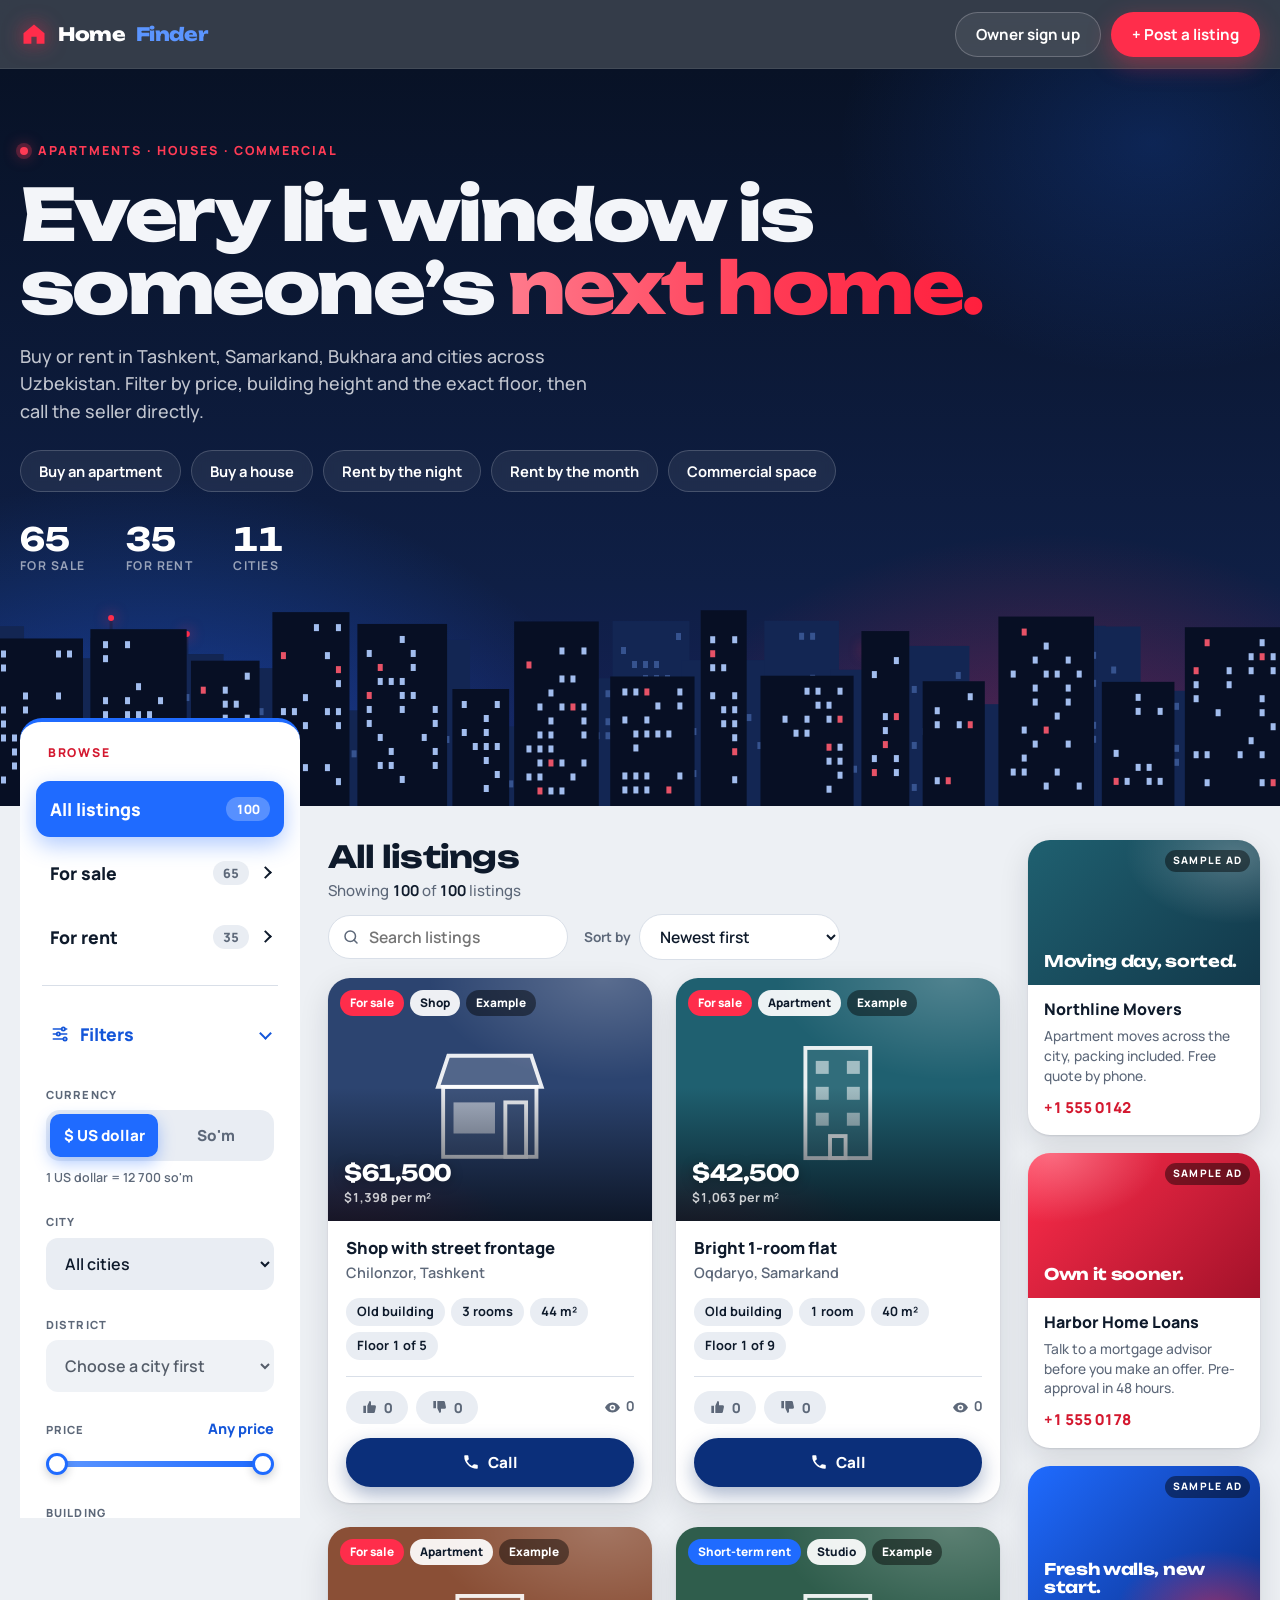
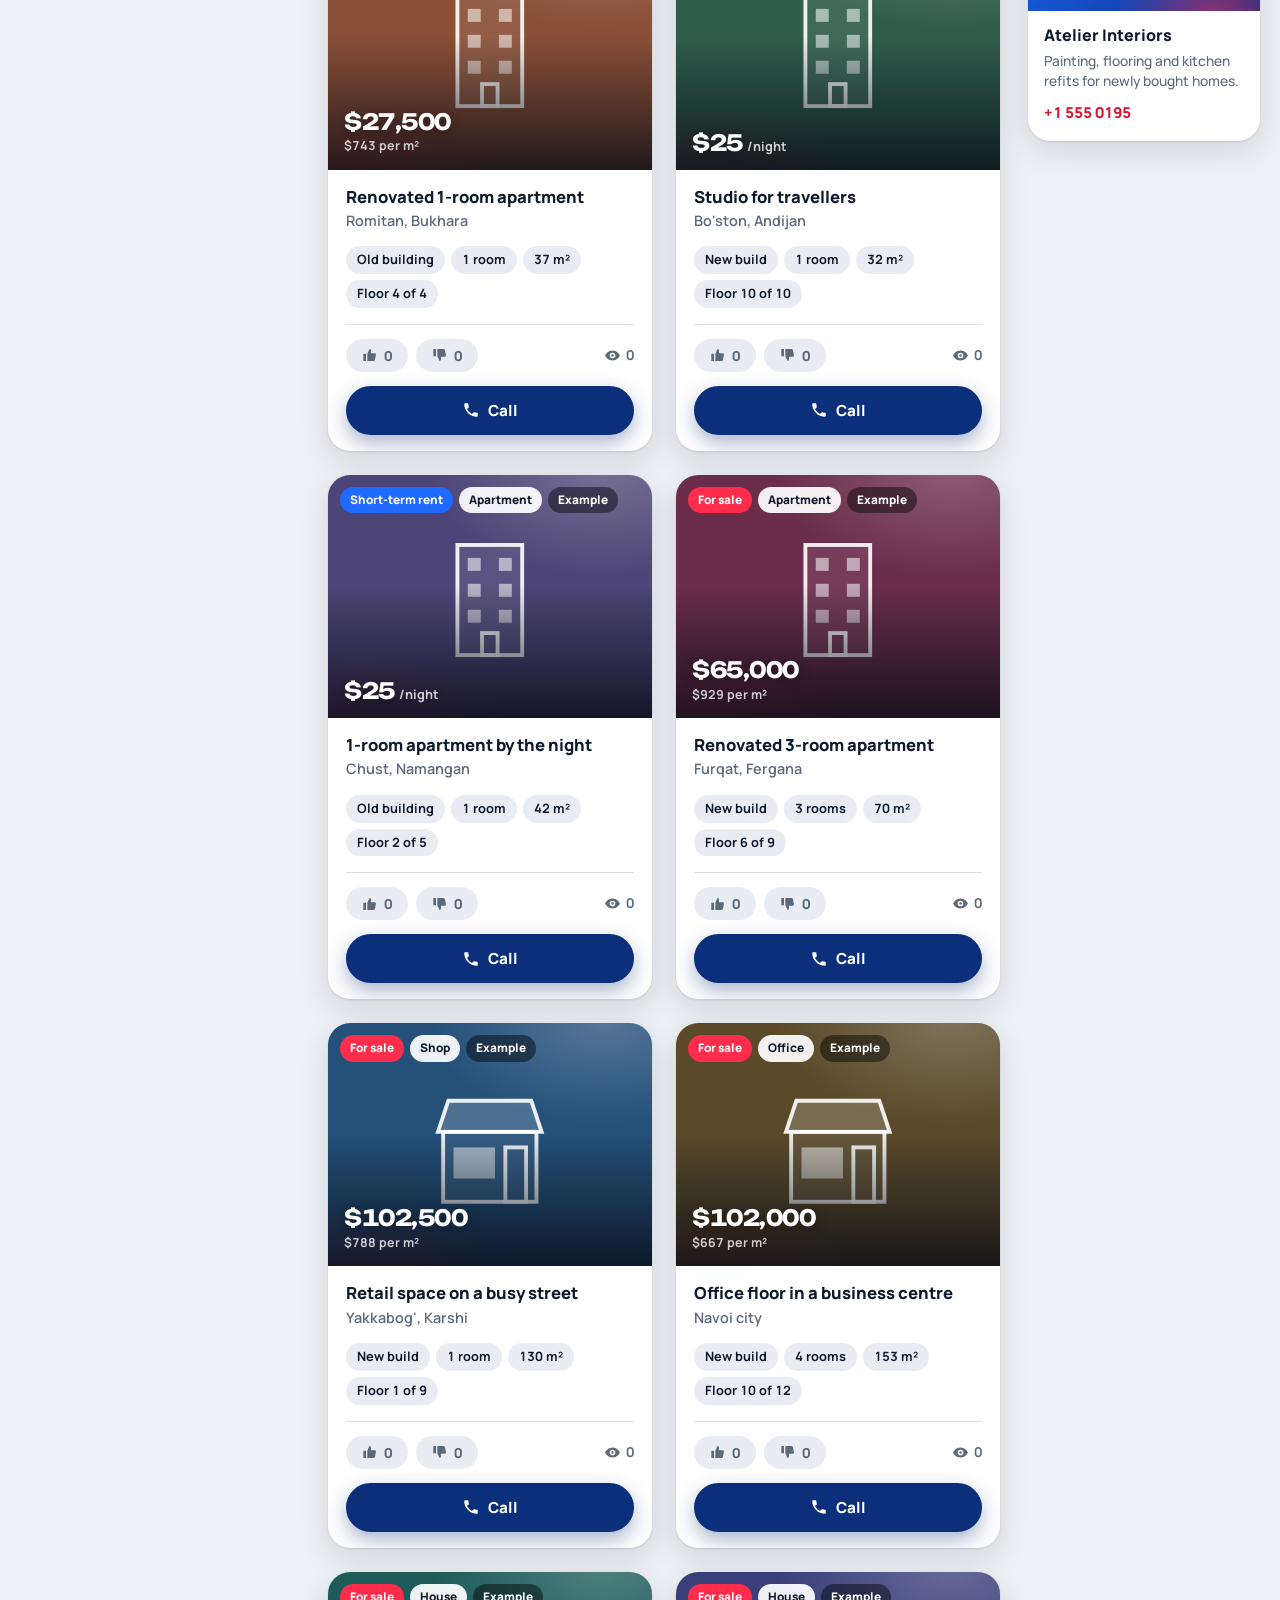
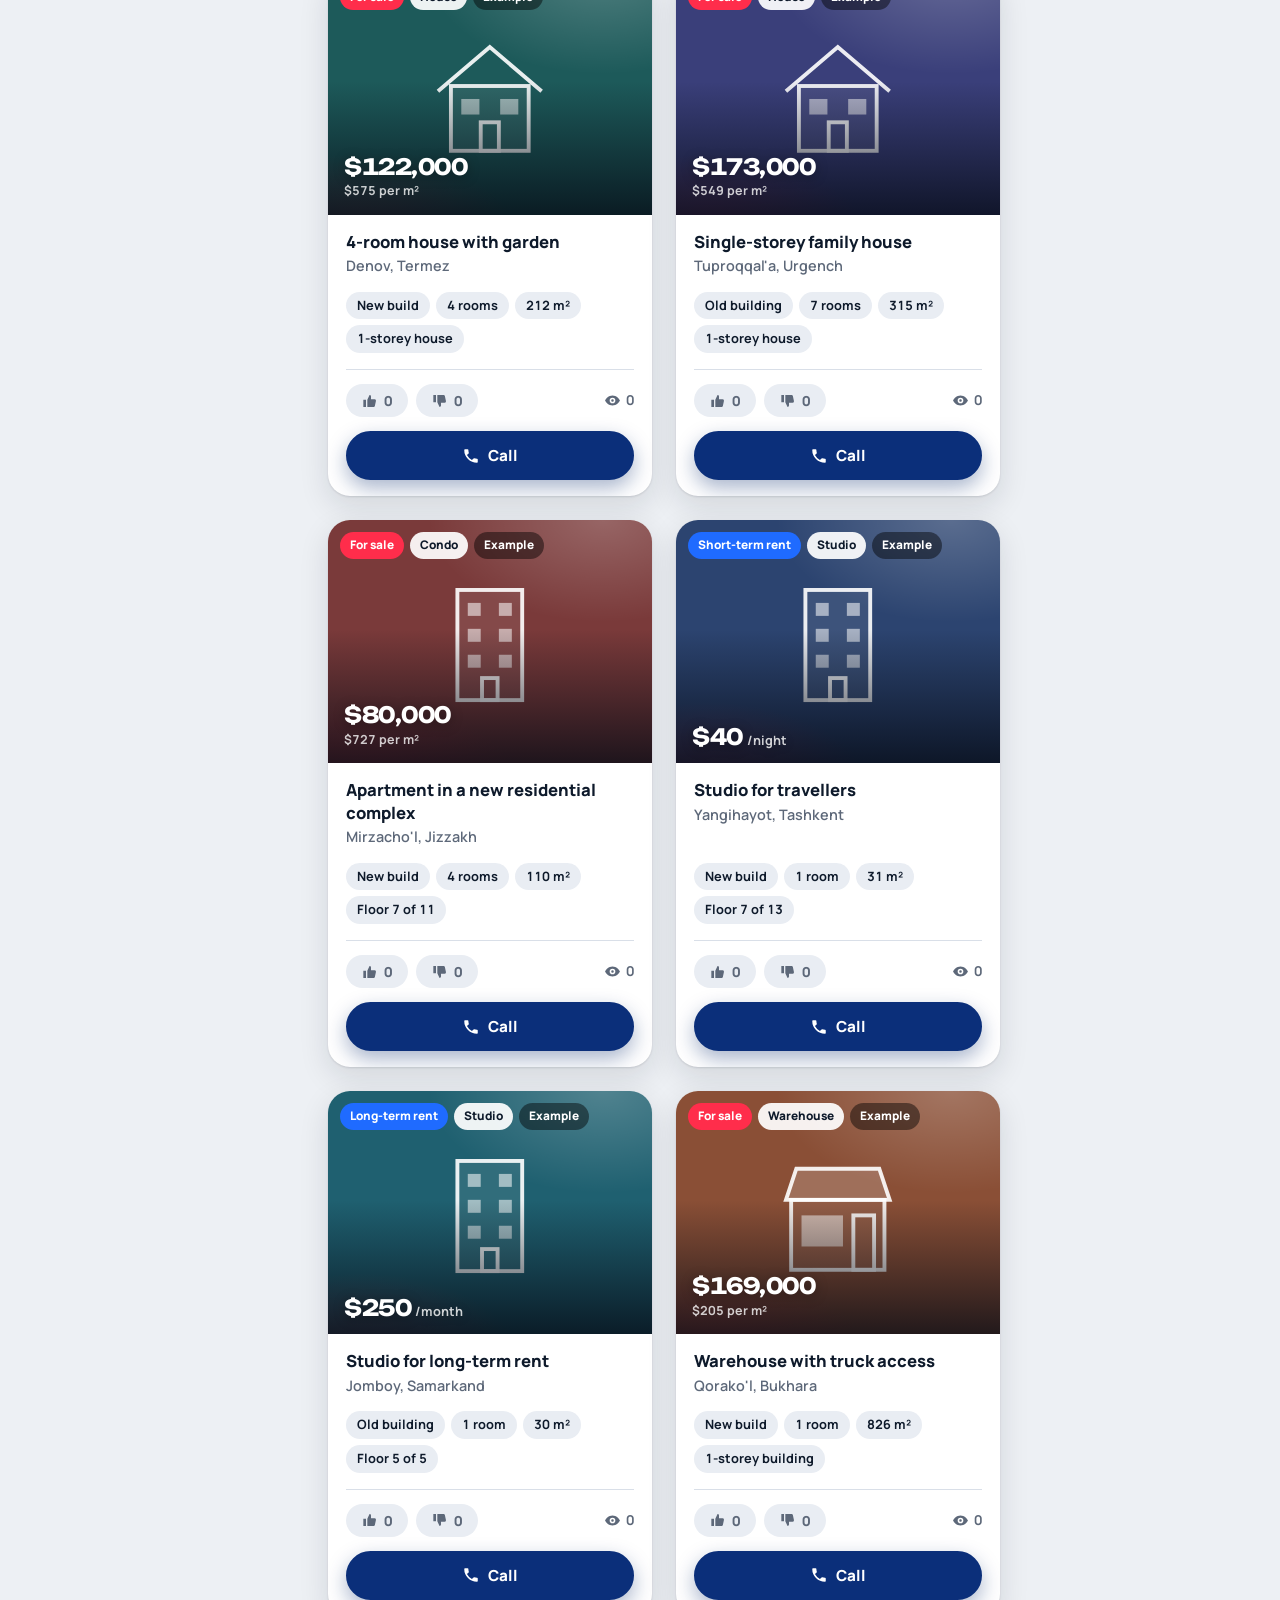
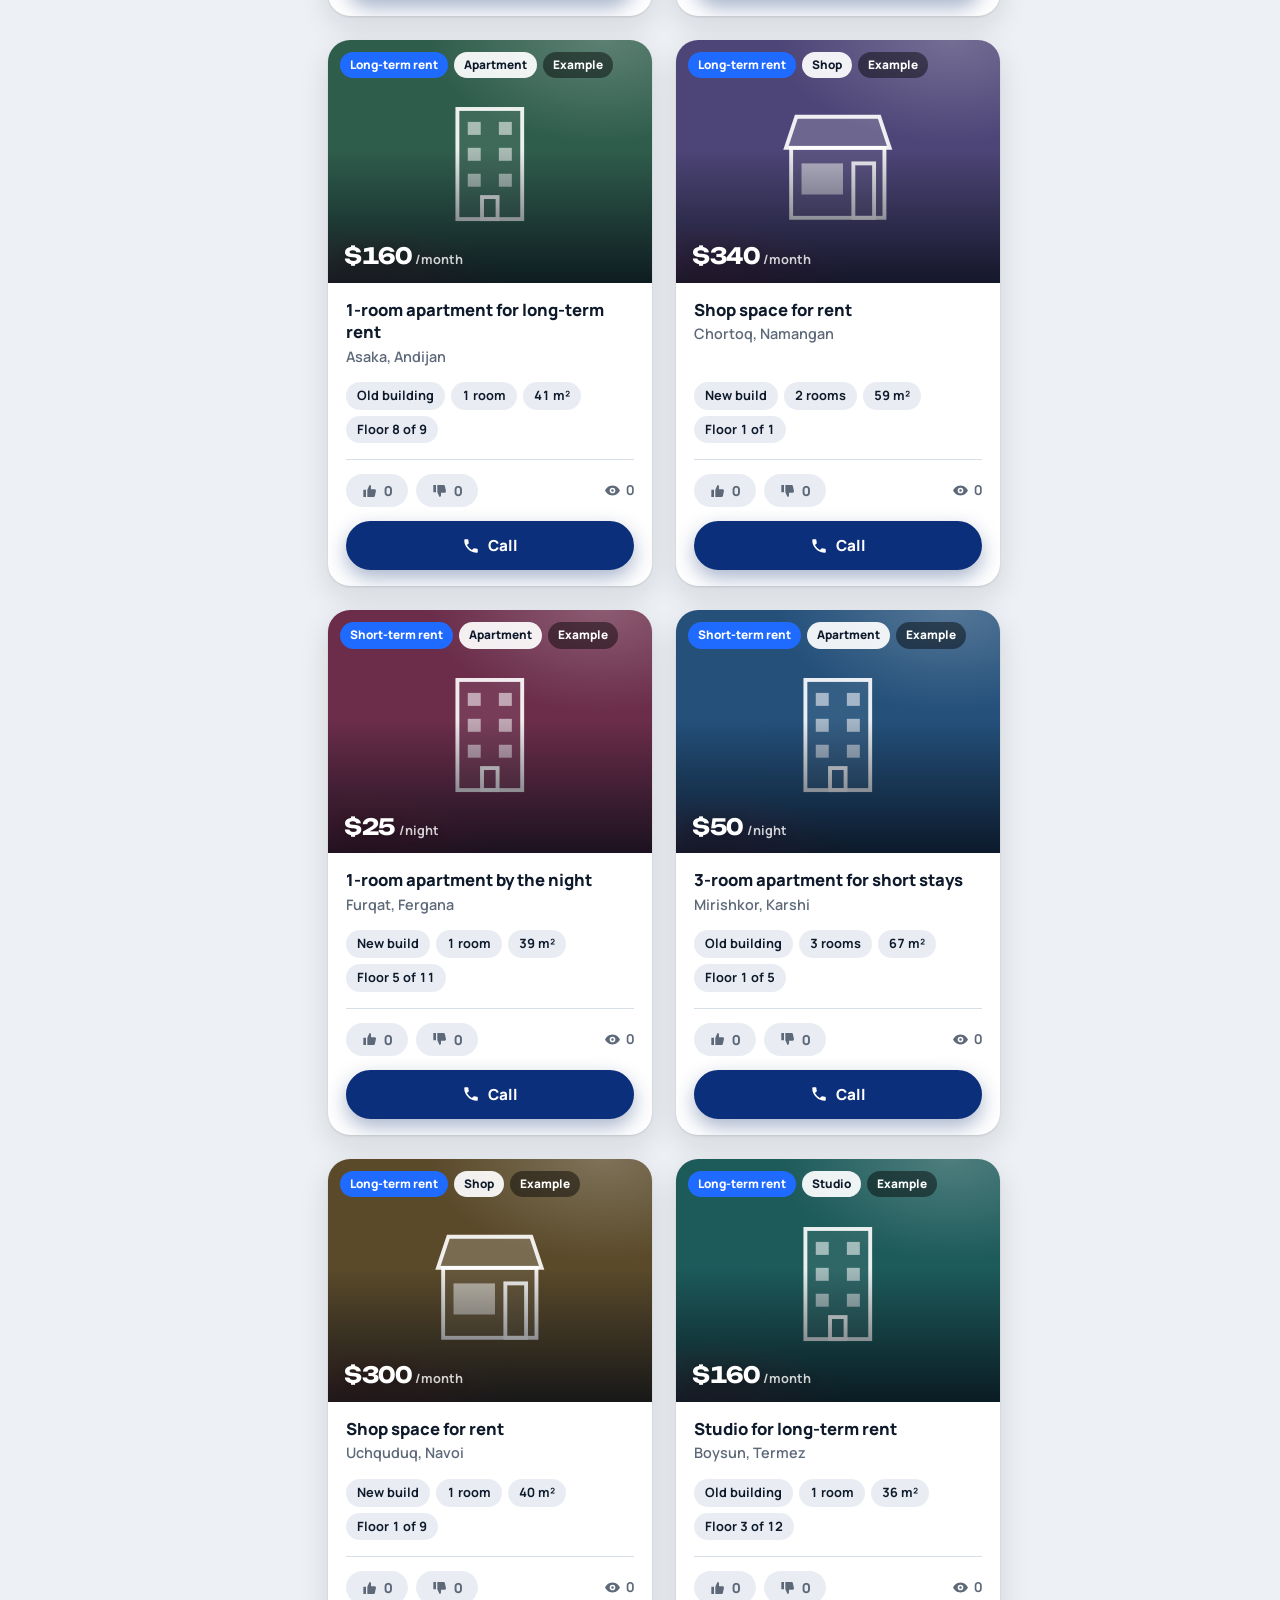
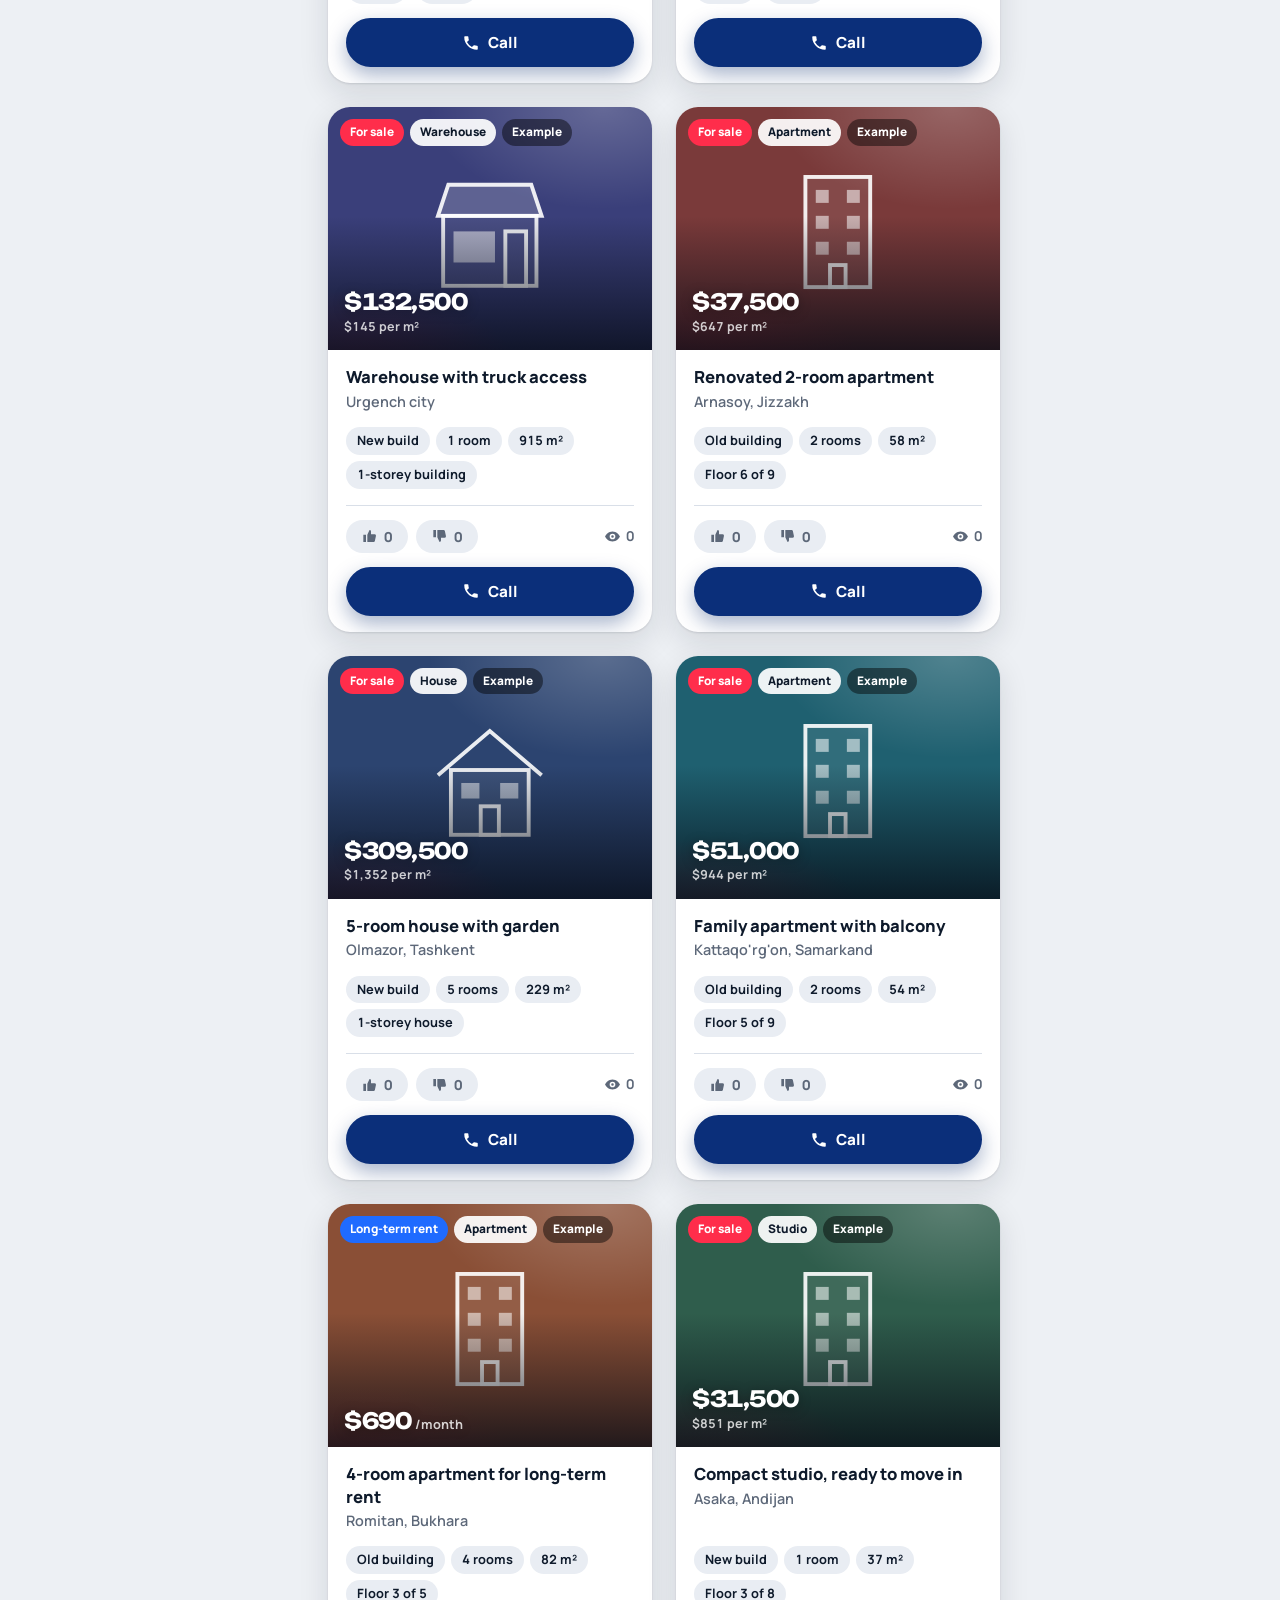
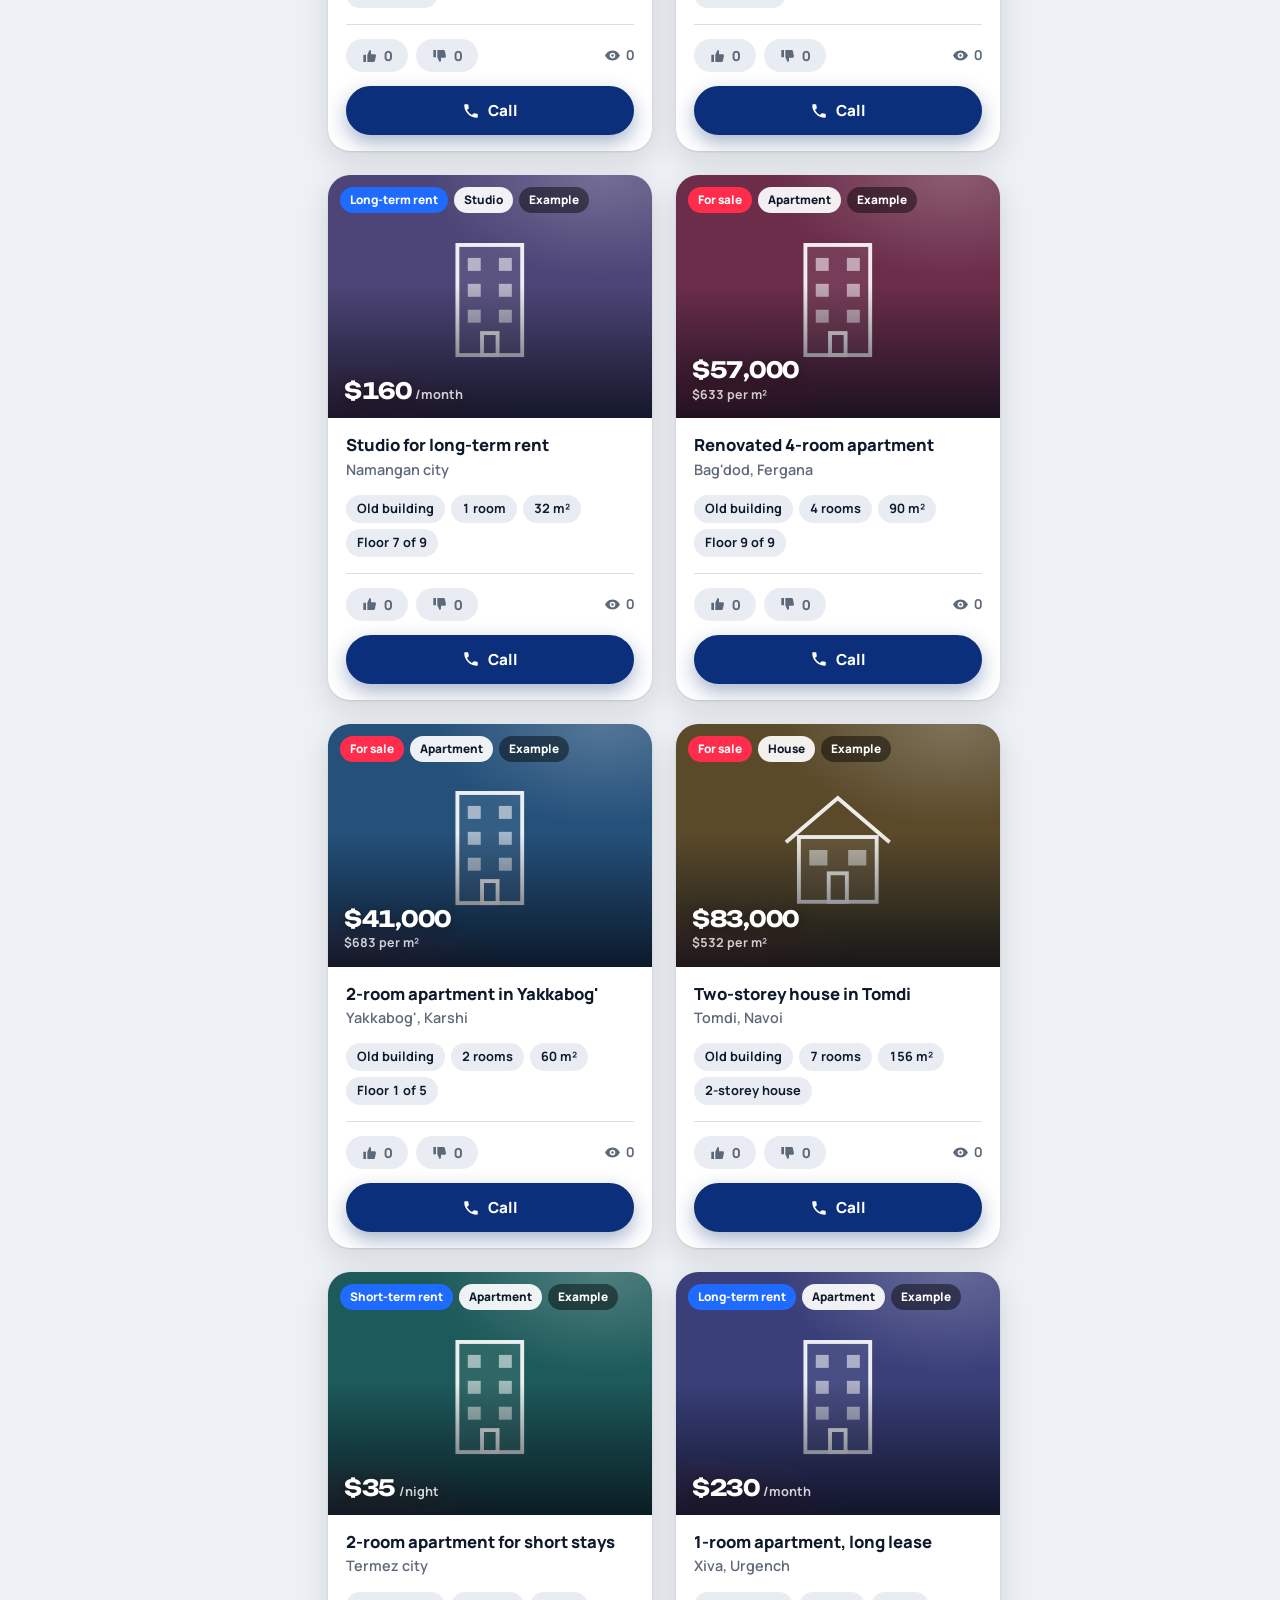
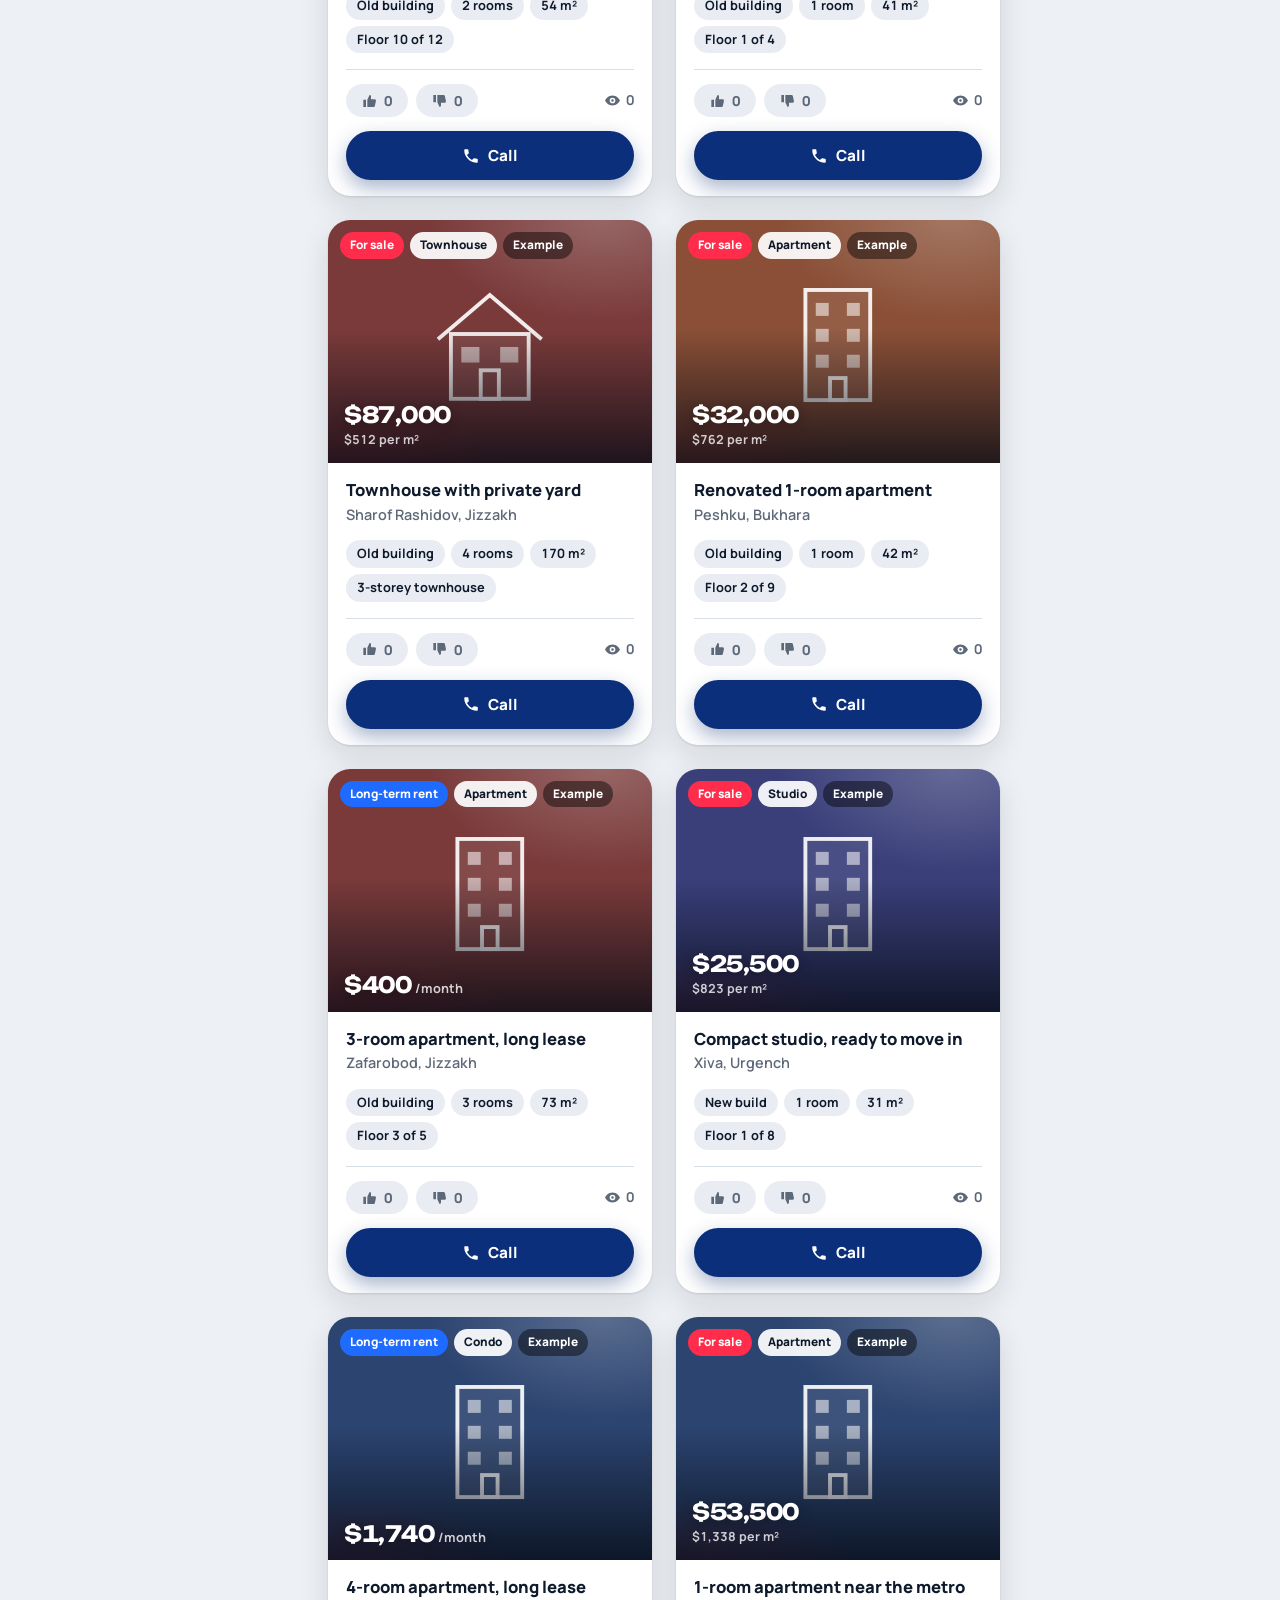
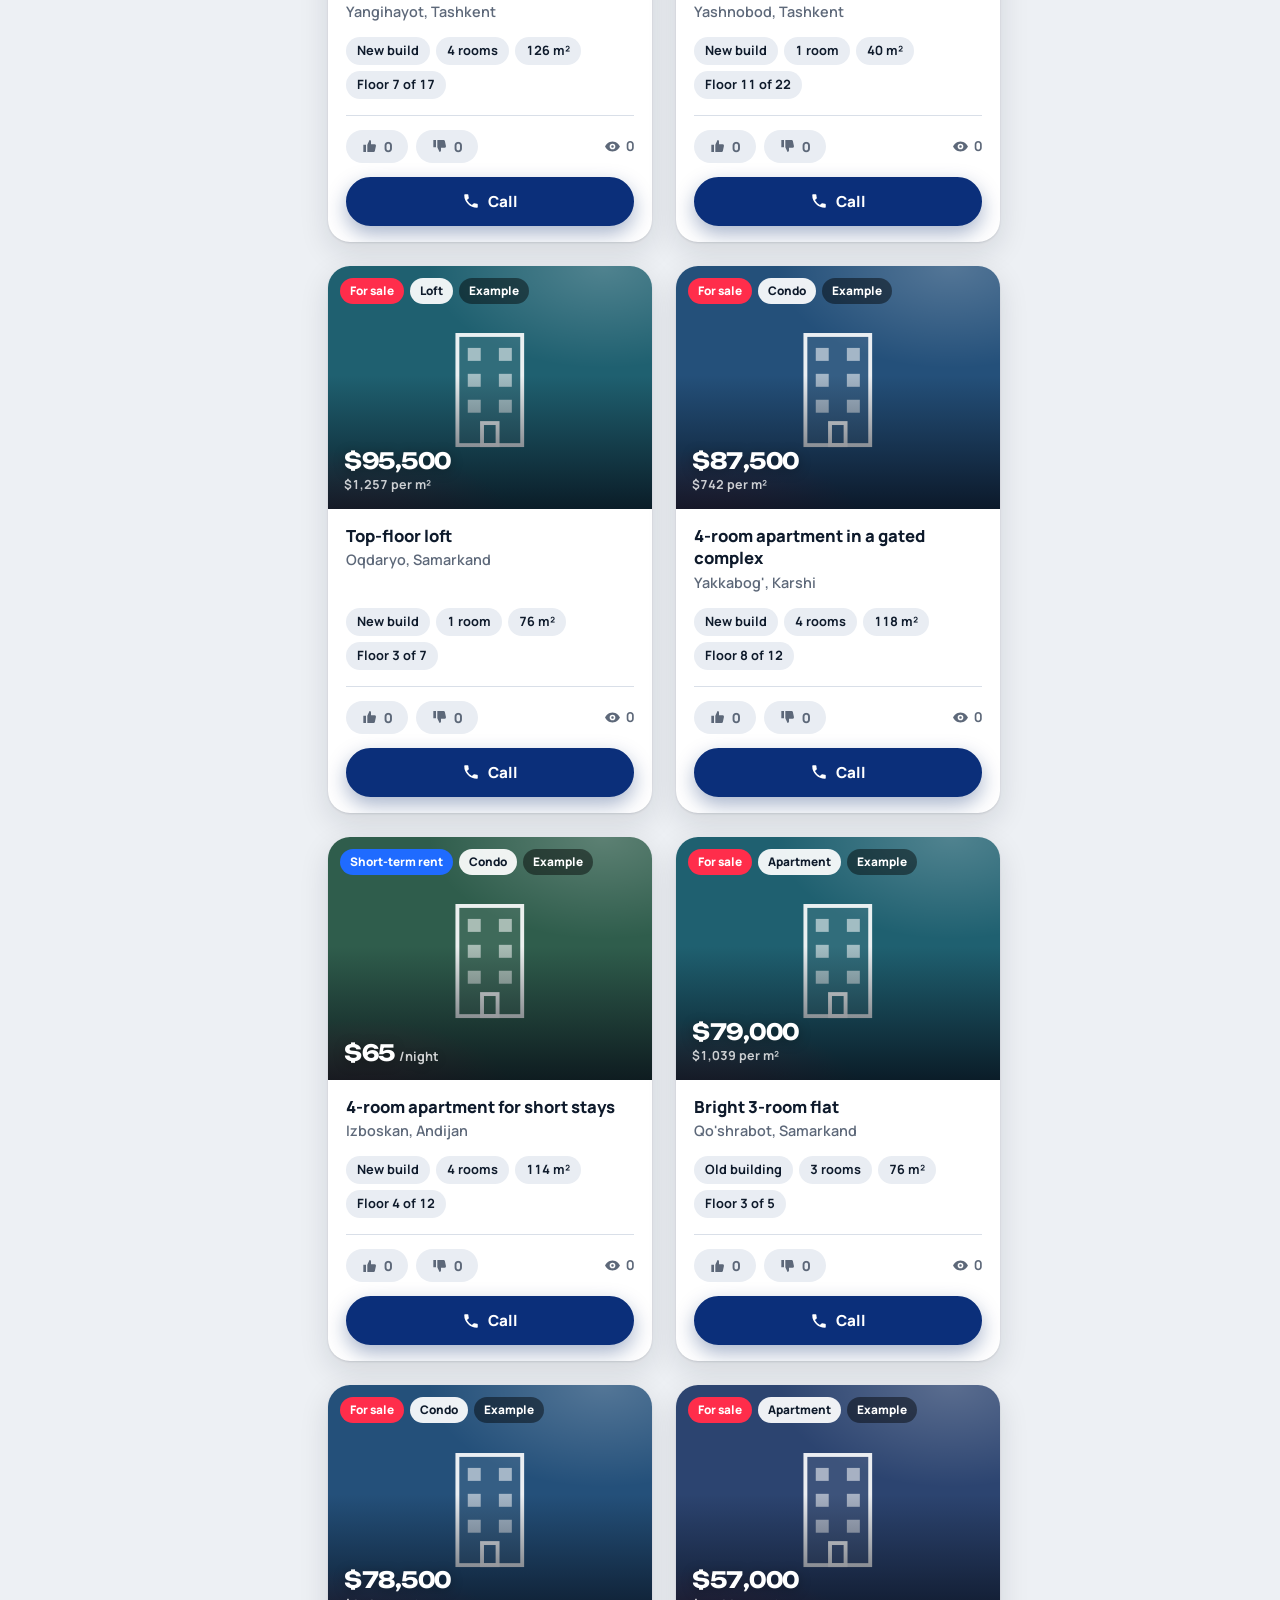
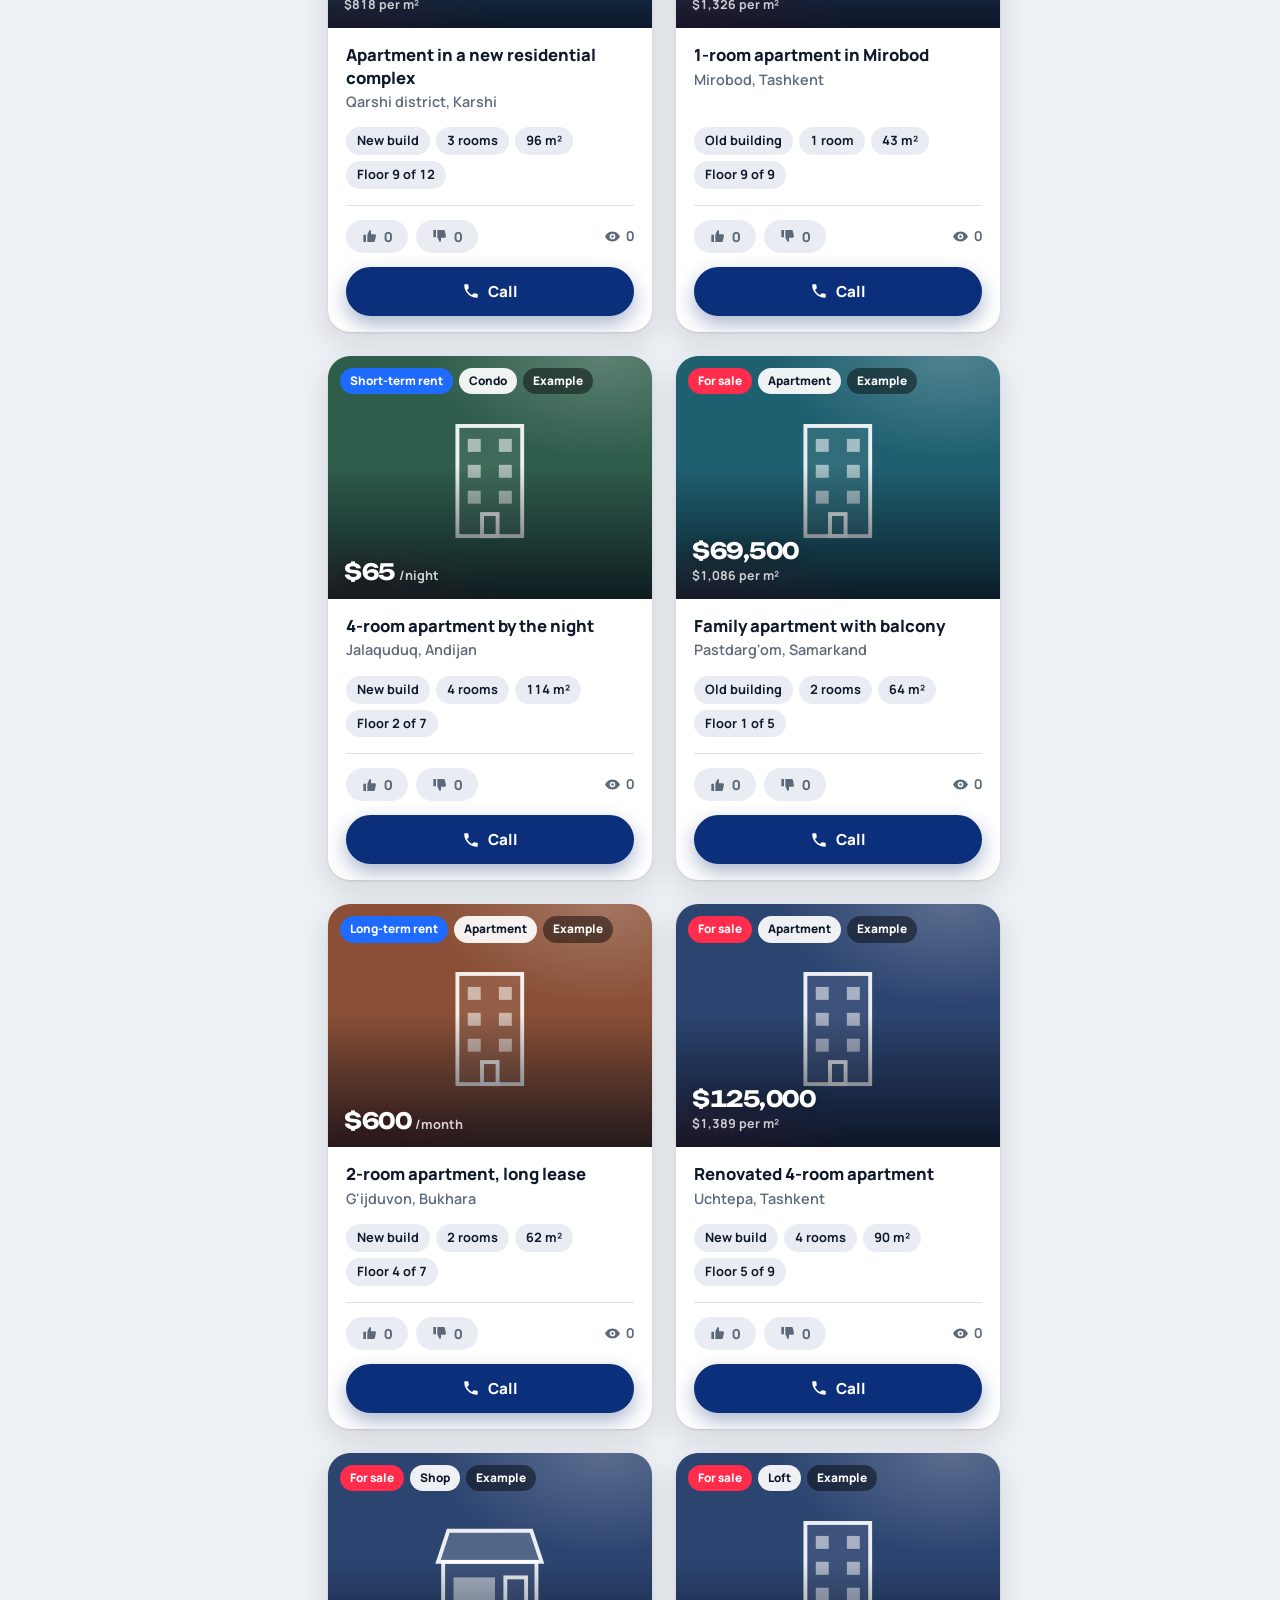
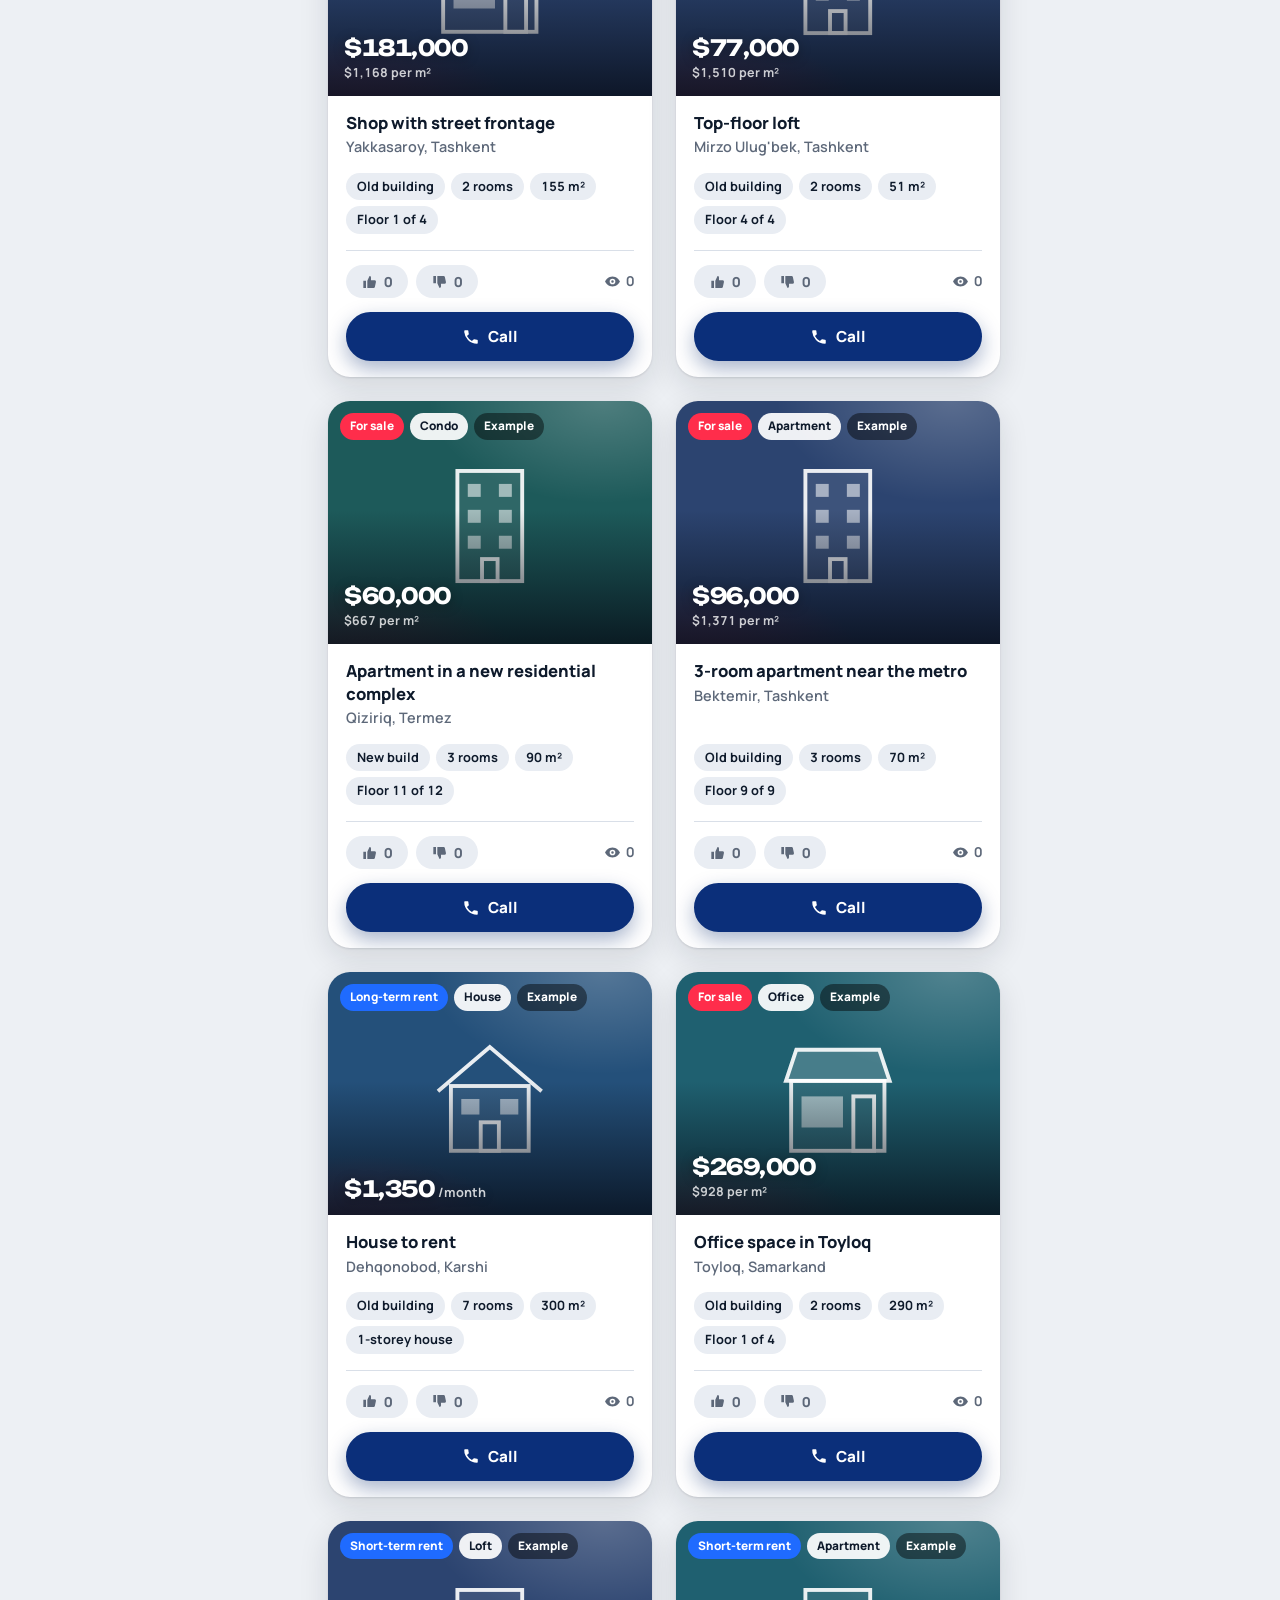
<file: index.html>
<!DOCTYPE html>
<html lang="en">
<head>
  <meta charset="UTF-8">
  <meta name="viewport" content="width=device-width, initial-scale=1.0, viewport-fit=cover">
  <title>HomeFinder</title>
  <link rel="stylesheet" href="https://fonts.googleapis.com/css2?family=Unbounded:wght@500;700;800&family=Manrope:wght@400;500;600;700;800&display=swap">
  <link rel="stylesheet" href="style.css">
</head>
<body>
<!-- BODY START -->
<header class="topbar">
  <div class="wrap bar">
    <a href="#top" class="logo">
      <svg viewBox="0 0 32 32" aria-hidden="true"><path d="M4 15 16 5l12 10v12H19v-8h-6v8H4z" fill="currentColor"/></svg>
      Home<span>Finder</span>
    </a>
    <div class="account">
      <span class="hello" id="hello" hidden></span>
      <button type="button" class="btn ghost" id="signupBtn">Owner sign up</button>
      <button type="button" class="btn cta" id="postBtn">+ Post<span class="long">&nbsp;a listing</span></button>
    </div>
  </div>
</header>

<section class="hero" id="top">
  <canvas class="skyline" id="skyline" aria-hidden="true"></canvas>
  <div class="wrap hero-inner">
    <p class="eyebrow"><span class="dot" aria-hidden="true"></span>Apartments · Houses · Commercial</p>
    <h1>Every lit window is someone’s <em>next&nbsp;home.</em></h1>
    <p class="lede">Buy or rent in Tashkent, Samarkand, Bukhara and cities across Uzbekistan. Filter by price, building height and the exact floor, then call the seller directly.</p>
    <div class="quick" id="quickPicks">
      <button type="button" class="pick" data-deal="sale" data-sub="apartment">Buy an apartment</button>
      <button type="button" class="pick" data-deal="sale" data-sub="house">Buy a house</button>
      <button type="button" class="pick" data-deal="rent" data-sub="short">Rent by the night</button>
      <button type="button" class="pick" data-deal="rent" data-sub="long">Rent by the month</button>
      <button type="button" class="pick" data-deal="sale" data-sub="commercial">Commercial space</button>
    </div>
    <dl class="stats">
      <div><dt>For sale</dt><dd id="statSale">–</dd></div>
      <div><dt>For rent</dt><dd id="statRent">–</dd></div>
      <div><dt>Cities</dt><dd id="statDistricts">–</dd></div>
    </dl>
  </div>
</section>

<div class="wrap layout" id="listings">
  <aside class="sidebar" id="sidebar" aria-label="Browse listings">
    <div class="side-panel">
    <p class="side-label">Browse</p>
    <button type="button" class="cat" data-deal="all" aria-pressed="true"><span>All listings</span><span class="n"></span></button>

    <button type="button" class="cat" id="saleBtn" data-deal="sale" aria-expanded="false" aria-controls="saleSub">
      <span>For sale</span><span class="n"></span>
    </button>
    <div class="sub" id="saleSub" hidden>
      <button type="button" class="subcat" data-deal="sale" data-sub="apartment"><span>Apartments</span><span class="n"></span></button>
      <button type="button" class="subcat" data-deal="sale" data-sub="house"><span>Houses</span><span class="n"></span></button>
      <button type="button" class="subcat" data-deal="sale" data-sub="commercial"><span>Commercial</span><span class="n"></span></button>
    </div>

    <button type="button" class="cat" id="rentBtn" data-deal="rent" aria-expanded="false" aria-controls="rentSub">
      <span>For rent</span><span class="n"></span>
    </button>
    <div class="sub" id="rentSub" hidden>
      <button type="button" class="subcat" data-deal="rent" data-sub="short"><span>Short-term<small>By the night</small></span><span class="n"></span></button>
      <button type="button" class="subcat" data-deal="rent" data-sub="long"><span>Long-term<small>By the month</small></span><span class="n"></span></button>
    </div>
    <div class="side-divider" role="presentation"></div>

    <button type="button" class="cat" id="filterBtn" aria-expanded="true" aria-controls="filterForm">
      <span class="with-icon">
        <svg viewBox="0 0 24 24" aria-hidden="true"><path d="M4 6h10M18 6h2M4 12h4M12 12h8M4 18h12M20 18h0" stroke="currentColor" stroke-width="2" stroke-linecap="round"/><circle cx="16" cy="6" r="2" fill="none" stroke="currentColor" stroke-width="2"/><circle cx="10" cy="12" r="2" fill="none" stroke="currentColor" stroke-width="2"/><circle cx="18" cy="18" r="2" fill="none" stroke="currentColor" stroke-width="2"/></svg>
        Filters
      </span>
      <span class="n active-count" id="filterCount" hidden></span>
    </button>
    <form class="filter-panel" id="filterForm" autocomplete="off">
      <div class="field">
        <span class="label" id="currencyLabel">Currency</span>
        <div class="seg" id="currencySwitch" role="group" aria-labelledby="currencyLabel">
          <button type="button" class="seg-btn" data-currency="USD" aria-pressed="true">$ US dollar</button>
          <button type="button" class="seg-btn" data-currency="UZS" aria-pressed="false">So'm</button>
        </div>
        <p class="hint" id="rateHint"></p>
      </div>
      <div class="field">
        <label for="fCity">City</label>
        <select id="fCity"><option value="all">All cities</option></select>
      </div>
      <div class="field">
        <label for="fDistrict">District</label>
        <select id="fDistrict"></select>
      </div>

      <div class="slider-field">
        <div class="slider-head"><span class="label" id="priceLabel">Price</span><output id="priceValue" for="priceLo priceHi">Any price</output></div>
        <div class="dual" role="group" aria-labelledby="priceLabel">
          <div class="track"><div class="fill" id="priceFill"></div></div>
          <input type="range" id="priceLo" aria-label="Lowest price" value="0">
          <input type="range" id="priceHi" aria-label="Highest price" value="0">
        </div>
      </div>

      <div class="field">
        <label for="fBuilding">Building</label>
        <select id="fBuilding">
          <option value="any">New and old</option>
          <option value="new">New build</option>
          <option value="old">Old building</option>
        </select>
      </div>

      <div class="field">
        <span class="label" id="areaLabel">Area, m²</span>
        <div class="range" role="group" aria-labelledby="areaLabel">
          <input type="number" id="fAreaMin" min="1" max="10000" step="1" placeholder="From" inputmode="numeric" aria-label="Area from, square metres">
          <span aria-hidden="true">–</span>
          <input type="number" id="fAreaMax" min="1" max="10000" step="1" placeholder="To" inputmode="numeric" aria-label="Area to, square metres">
        </div>
      </div>

      <div class="field">
        <span class="label" id="storeysLabel">Storeys in building</span>
        <div class="range" role="group" aria-labelledby="storeysLabel">
          <input type="number" id="fStoreysMin" min="1" max="200" step="1" placeholder="From" inputmode="numeric" aria-label="Storeys from">
          <span aria-hidden="true">–</span>
          <input type="number" id="fStoreysMax" min="1" max="200" step="1" placeholder="To" inputmode="numeric" aria-label="Storeys to">
        </div>
      </div>

      <div class="field">
        <span class="label" id="floorLabel">Floor</span>
        <div class="range" role="group" aria-labelledby="floorLabel">
          <input type="number" id="fFloorMin" min="1" max="200" step="1" placeholder="From" inputmode="numeric" aria-label="Floor from">
          <span aria-hidden="true">–</span>
          <input type="number" id="fFloorMax" min="1" max="200" step="1" placeholder="To" inputmode="numeric" aria-label="Floor to">
        </div>
        <label class="check"><input type="checkbox" id="fNotFirst"> Not first floor</label>
        <label class="check"><input type="checkbox" id="fNotTop"> Not top floor</label>
      </div>

      <button type="button" class="btn ghost-dark" id="resetBtn">Reset filters</button>
    </form>
    </div>

    <!-- Advertisement slot (left). Replace the text below with your advertiser's content. -->
    <div class="ad ad-promo" role="complementary" aria-label="Advertisement">
      <span class="ad-label">Ad</span>
      <div class="ad-art ad-art-keys" aria-hidden="true"></div>
      <p class="ad-title">Advertise on HomeFinder</p>
      <p class="ad-text">Put your agency, moving or renovation business in front of people who are looking for a home right now.</p>
      <a class="ad-cta" href="#contact">Book this space</a>
    </div>
  </aside>

  <main class="content">
  <div class="status">
    <div>
      <h2 class="view-title" id="viewTitle">All listings</h2>
      <p class="count" id="count">Loading listings…</p>
    </div>
    <div class="sort">
      <div class="search">
        <svg viewBox="0 0 24 24" aria-hidden="true"><circle cx="11" cy="11" r="7" fill="none" stroke="currentColor" stroke-width="2"/><path d="M20 20l-4-4" stroke="currentColor" stroke-width="2" stroke-linecap="round"/></svg>
        <input type="search" id="fSearch" placeholder="Search listings" aria-label="Search listings by title, city, district or type" autocomplete="off">
      </div>
      <label for="fSort">Sort by</label>
      <select id="fSort">
        <option value="new">Newest first</option>
        <option value="price-asc">Price: lowest first</option>
        <option value="price-desc">Price: highest first</option>
        <option value="ppm-asc">Price per m²: lowest</option>
        <option value="likes">Most liked</option>
        <option value="views">Most viewed</option>
      </select>
    </div>
  </div>

  <div class="grid" id="grid"></div>

  <div class="empty" id="empty" hidden>
    <h3 id="emptyTitle">No listings match these filters</h3>
    <p id="emptyText">Widen the price range or clear the floor filters.</p>
  </div>
  </main>

  <!-- Advertisement column (right). These are sample ads: replace them with real advertisers. -->
  <aside class="ad-rail" aria-label="Advertisements">
    <div class="ad">
      <span class="ad-label">Sample ad</span>
      <div class="ad-art ad-art-truck" aria-hidden="true"><span>Moving day, sorted.</span></div>
      <p class="ad-title">Northline Movers</p>
      <p class="ad-text">Apartment moves across the city, packing included. Free quote by phone.</p>
      <p class="ad-contact">+1 555 0142</p>
    </div>
    <div class="ad">
      <span class="ad-label">Sample ad</span>
      <div class="ad-art ad-art-loan" aria-hidden="true"><span>Own it sooner.</span></div>
      <p class="ad-title">Harbor Home Loans</p>
      <p class="ad-text">Talk to a mortgage advisor before you make an offer. Pre-approval in 48 hours.</p>
      <p class="ad-contact">+1 555 0178</p>
    </div>
    <div class="ad">
      <span class="ad-label">Sample ad</span>
      <div class="ad-art ad-art-paint" aria-hidden="true"><span>Fresh walls, new start.</span></div>
      <p class="ad-title">Atelier Interiors</p>
      <p class="ad-text">Painting, flooring and kitchen refits for newly bought homes.</p>
      <p class="ad-contact">+1 555 0195</p>
    </div>
  </aside>
</div>

<footer class="footer">
  <div class="wrap footer-inner">
    <span class="logo-foot">Home<span>Finder</span></span>
    <span>Listings are posted by sellers. Contact them directly using the phone number on each listing.</span>
    <span>Advertising: ads@homefinder.example · +1 555 0100</span>
  </div>
</footer>

<!-- Sign up -->
<dialog id="signupDialog" aria-labelledby="signupTitle">
  <form id="signupForm" class="dlg" novalidate>
    <div class="dlg-head">
      <p class="dlg-eyebrow">For property owners</p>
      <h2 id="signupTitle">Sign up as an owner</h2>
      <p class="muted" id="signupNote">Owners sign up to post listings. Buyers see your name and phone number on every listing you post.</p>
    </div>
    <div class="dlg-body form-grid">
      <div class="field">
        <label for="sFirst">First name</label>
        <input id="sFirst" required maxlength="40" autocomplete="given-name" placeholder="e.g. Aziz">
      </div>
      <div class="field">
        <label for="sLast">Surname</label>
        <input id="sLast" required maxlength="40" autocomplete="family-name" placeholder="e.g. Karimov">
      </div>
      <div class="field span2">
        <label for="sPhone">Phone number</label>
        <input id="sPhone" type="tel" required maxlength="25" autocomplete="tel" inputmode="tel" placeholder="+998 90 123 45 67">
      </div>
      <p class="form-error span2" id="signupError" hidden></p>
    </div>
    <div class="dlg-foot">
      <button type="button" class="btn ghost-dark" data-close>Cancel</button>
      <button type="submit" class="btn cta" id="signupSubmit">Sign up as owner</button>
    </div>
  </form>
</dialog>

<!-- Post a listing -->
<dialog id="postDialog" aria-labelledby="postTitle">
  <form id="postForm" class="dlg" novalidate>
    <div class="dlg-head">
      <h2 id="postTitle">Post a listing</h2>
      <p class="muted" id="postAs"></p>
    </div>
    <div class="dlg-body form-grid">
      <div class="field span2">
        <label for="pTitle">Headline</label>
        <input id="pTitle" required maxlength="70" placeholder="e.g. Bright 2-bed apartment near the park">
      </div>
      <div class="field">
        <label for="pDeal">Listing for</label>
        <select id="pDeal">
          <option value="sale">Sale</option>
          <option value="rent">Rent</option>
        </select>
      </div>
      <div class="field" id="pTermField" hidden>
        <label for="pTerm">Rental period</label>
        <select id="pTerm">
          <option value="long">Long-term (monthly)</option>
          <option value="short">Short-term (nightly)</option>
        </select>
      </div>
      <div class="field">
        <label for="pType">Property type</label>
        <select id="pType"></select>
      </div>
      <div class="field">
        <label for="pBuilding">Building</label>
        <select id="pBuilding">
          <option value="">Choose new or old</option>
          <option value="new">New build</option>
          <option value="old">Old building</option>
        </select>
      </div>
      <div class="field">
        <label for="pCity">City</label>
        <select id="pCity"></select>
      </div>
      <div class="field">
        <label for="pDistrict">District</label>
        <select id="pDistrict"></select>
      </div>
      <div class="field">
        <label for="pPrice" id="pPriceLabel">Price, $</label>
        <div class="price-input">
          <select id="pCurrency" aria-label="Currency of the price">
            <option value="USD">$</option>
            <option value="UZS">So'm</option>
          </select>
        <input id="pPrice" type="number" required min="1000" step="1000" inputmode="numeric" placeholder="250000">
        </div>
      </div>
      <div class="field">
        <label for="pArea">Area, m²</label>
        <input id="pArea" type="number" required min="5" max="5000" inputmode="numeric" placeholder="72">
      </div>
      <div class="field">
        <label for="pRooms">Rooms</label>
        <input id="pRooms" type="number" required min="1" max="30" inputmode="numeric" placeholder="2">
      </div>
      <div class="field">
        <label for="pStoreys" id="pStoreysLabel">Storeys in building</label>
        <input id="pStoreys" type="number" required min="1" max="200" inputmode="numeric" placeholder="9">
      </div>
      <div class="field" id="pFloorField">
        <label for="pFloor" id="pFloorLabel">Apartment floor</label>
        <input id="pFloor" type="number" min="1" max="200" inputmode="numeric" placeholder="4">
      </div>
      <div class="field span2">
        <label for="pDesc">Description</label>
        <textarea id="pDesc" rows="3" maxlength="800" placeholder="Renovated kitchen, south-facing balcony, 5 minutes to the metro…"></textarea>
      </div>
      <div class="field span2" id="pPhotoField">
        <label for="pPhoto">Photo <span class="opt">(optional)</span></label>
        <div class="photo-pick">
          <img id="pPreview" alt="Selected photo preview" hidden>
          <input id="pPhoto" type="file" accept="image/png,image/jpeg,image/webp">
        </div>
      </div>
      <p class="form-error span2" id="postError" hidden></p>
    </div>
    <div class="dlg-foot">
      <button type="button" class="btn ghost-dark" data-close>Cancel</button>
      <button type="submit" class="btn cta" id="postSubmit">Publish listing</button>
    </div>
  </form>
</dialog>

<!-- Listing details -->
<dialog id="detailDialog" aria-label="Listing details">
  <div class="dlg" id="detailBody"></div>
</dialog>

<div class="toast" id="toast" role="status" hidden></div>
<!-- BODY END -->
  <script src="stress-test.js"></script>
  <script src="sample-data.js"></script>
  <script src="script.js"></script>
</body>
</html>
</file>
<file: style.css>
/* Layout: dark glass top bar over a night-skyline hero; below it three columns —
   browse + filters + ad on the left, listings in the middle, ad rail on the right. */
:root {
  /* Palette: city at night, bright blue for choices, bright red for main actions */
  --night: #081226;
  --night-2: #0f1f45;
  --glow: #ff3b55;
  --accent: #1f6bff;
  --accent-hover: #3d82ff;
  --accent-ink: #ffffff;
  --accent-text: #1456d9;
  --accent-soft: rgba(31, 107, 255, 0.12);
  --hot: #ff2d4b;
  --hot-hover: #ff4d66;
  --hot-ink: #ffffff;
  --hot-text: #d4182f;
  --call: #0b2f7a;         /* dark blue call button */
  --call-hover: #123f9e;
  --call-line: #0b2f7a;
  --bg: #edf0f4;
  --surface: #ffffff;
  --surface-2: #e9edf3;
  --ink: #0e1a2b;
  --muted: #5d6879;
  --line: #d9dfe8;
  --danger: #b3261e;
  --danger-ink: #ffffff;
  --shadow: rgba(14, 26, 43, 0.12);
  --shadow-strong: rgba(14, 26, 43, 0.22);
  /* Type */
  --display: "Unbounded", "Segoe UI", system-ui, sans-serif;
  --body: "Manrope", "Segoe UI", system-ui, sans-serif;
  --radius: 22px;
}
@media (prefers-color-scheme: dark) {
  :root:not([data-theme="light"]) {
    color-scheme: dark;
    --accent-text: #7aa8ff; --hot-text: #ff6b80; --accent-soft: rgba(91, 145, 255, 0.18); --call-line: #3d6fd6;
    --bg: #080f1b; --surface: #101b2c; --surface-2: #172538; --ink: #e9eef5; --muted: #95a2b5;
    --line: #22324a; --danger: #f2948c; --danger-ink: #2a0b08;
    --shadow: rgba(0, 0, 0, 0.4); --shadow-strong: rgba(0, 0, 0, 0.6);
  }
}
:root[data-theme="dark"] {
  color-scheme: dark;
  --accent-text: #7aa8ff; --hot-text: #ff6b80; --accent-soft: rgba(91, 145, 255, 0.18); --call-line: #3d6fd6;
  --bg: #080f1b; --surface: #101b2c; --surface-2: #172538; --ink: #e9eef5; --muted: #95a2b5;
  --line: #22324a; --danger: #f2948c; --danger-ink: #2a0b08;
  --shadow: rgba(0, 0, 0, 0.4); --shadow-strong: rgba(0, 0, 0, 0.6);
}

* { box-sizing: border-box; }
body { margin: 0; background: var(--bg); color: var(--ink); font: 500 15px/1.55 var(--body); }
body::before { content: ""; position: fixed; inset: 0 0 auto; height: env(safe-area-inset-top, 0px); z-index: 30; background: var(--night); }
img { max-width: 100%; }
[hidden] { display: none !important; }
:focus-visible { outline: 2px solid var(--accent); outline-offset: 2px; }

.wrap {
  max-width: 1480px; margin: 0 auto;
  padding-left: max(20px, env(safe-area-inset-left, 0px));
  padding-right: max(20px, env(safe-area-inset-right, 0px));
}

/* ---------- Buttons ---------- */
.btn { font: 700 .95rem var(--body); border-radius: 999px; padding: 11px 20px; cursor: pointer; border: 1px solid transparent; white-space: nowrap; transition: background .2s, border-color .2s, color .2s, box-shadow .2s, transform .15s; }
.btn:active { transform: scale(.97); }
.btn.cta { background: var(--hot); color: var(--hot-ink); box-shadow: 0 8px 24px rgba(255, 45, 75, .38); }
.btn.cta:hover { background: var(--hot-hover); box-shadow: 0 10px 30px rgba(255, 45, 75, .55); }
.btn.cta:disabled { opacity: .6; cursor: wait; }
.btn.ghost { background: rgba(255, 255, 255, .06); color: #fff; border-color: rgba(255, 255, 255, .22); }
.btn.ghost:hover { background: rgba(255, 255, 255, .14); }
.btn.ghost-dark { background: var(--surface-2); color: var(--ink); }
.btn.ghost-dark:hover { border-color: var(--line); }
.btn.link { background: none; border: none; color: var(--accent-text); padding: 6px 4px; text-decoration: underline; text-underline-offset: 3px; }
.btn.danger { background: transparent; color: var(--danger); border-color: var(--danger); }
.btn.danger.armed { background: var(--danger); color: var(--danger-ink); }

/* ---------- Top bar ---------- */
.topbar {
  position: sticky; top: env(safe-area-inset-top, 0px); z-index: 20;
  background: rgba(11, 20, 36, .82); backdrop-filter: blur(14px); -webkit-backdrop-filter: blur(14px);
  border-bottom: 1px solid rgba(255, 255, 255, .08); color: #fff;
}
.bar { display: flex; align-items: center; justify-content: space-between; gap: 12px; min-height: 68px; }
.logo { display: inline-flex; align-items: center; gap: 10px; font: 800 1.15rem var(--display); color: #fff; text-decoration: none; letter-spacing: -0.02em; }
.logo svg { width: 28px; height: 28px; color: var(--hot); filter: drop-shadow(0 0 10px rgba(255, 45, 75, .65)); }
.logo span, .logo-foot span { color: #5b95ff; }
.account { display: flex; align-items: center; gap: 10px; }
.hello { color: rgba(255, 255, 255, .7); font-weight: 600; max-width: 22ch; overflow: hidden; text-overflow: ellipsis; white-space: nowrap; }

/* ---------- Hero ---------- */
.hero {
  position: relative; overflow: hidden; color: #f3f5f9;
  background:
    radial-gradient(50% 70% at 82% 112%, rgba(255, 45, 75, .45), transparent 70%),
    radial-gradient(55% 75% at 12% 108%, rgba(31, 107, 255, .55), transparent 70%),
    radial-gradient(35% 45% at 90% 10%, rgba(31, 107, 255, .2), transparent 70%),
    linear-gradient(180deg, var(--night) 0%, var(--night-2) 70%, #16205a 100%);
  padding-block: 72px 230px;
}
.skyline { position: absolute; left: 0; right: 0; bottom: 0; width: 100%; height: 210px; display: block; }
.hero-inner { position: relative; display: flex; flex-direction: column; gap: 18px; }
.eyebrow { display: inline-flex; align-items: center; gap: 10px; margin: 0; font-size: .78rem; font-weight: 800; letter-spacing: .16em; text-transform: uppercase; color: var(--glow); }
.dot { width: 8px; height: 8px; border-radius: 50%; background: var(--glow); box-shadow: 0 0 0 4px rgba(255, 59, 85, .25), 0 0 16px var(--glow); }
.hero h1 { margin: 0; font: 800 clamp(2.1rem, 5.6vw, 4.6rem)/1.02 var(--display); letter-spacing: -0.035em; max-width: 15ch; text-wrap: balance; }
.hero h1 em {
  font-style: normal;
  background: linear-gradient(90deg, #ff7a8c, var(--glow) 55%, #ff1f3d);
  -webkit-background-clip: text; background-clip: text; color: transparent;
}
.lede { margin: 0; font-size: 1.12rem; color: rgba(243, 245, 249, .78); max-width: 54ch; }
.quick { display: flex; flex-wrap: wrap; gap: 10px; margin-top: 6px; }
.pick {
  font: 700 .92rem var(--body); color: #fff; cursor: pointer;
  background: rgba(255, 255, 255, .07); border: 1px solid rgba(255, 255, 255, .18);
  backdrop-filter: blur(6px); -webkit-backdrop-filter: blur(6px);
  border-radius: 999px; padding: 10px 18px; transition: background .2s, border-color .2s, color .2s;
}
.pick:hover { background: var(--accent); border-color: var(--accent); color: var(--accent-ink); box-shadow: 0 8px 24px rgba(31, 107, 255, .45); }
.pick:nth-child(odd):hover { background: var(--hot); border-color: var(--hot); color: var(--hot-ink); box-shadow: 0 8px 24px rgba(255, 45, 75, .45); }
.stats { display: flex; flex-wrap: wrap; gap: 14px 40px; margin: 12px 0 0; }
.stats div { display: flex; flex-direction: column-reverse; }
.stats dt { font-size: .76rem; font-weight: 700; letter-spacing: .12em; text-transform: uppercase; color: rgba(243, 245, 249, .6); }
.stats dd { margin: 0; font: 700 2rem/1.1 var(--display); color: #fff; font-variant-numeric: tabular-nums; }

/* ---------- Three-column layout ---------- */
.layout { display: grid; grid-template-columns: 280px minmax(0, 1fr) 232px; gap: 28px; align-items: start; }
.content { min-width: 0; }

/* Left column: browse panel, filters and one ad */
.sidebar {
  margin-top: -88px; position: sticky; top: calc(84px + env(safe-area-inset-top, 0px)); z-index: 2;
  display: flex; flex-direction: column; gap: 16px;
  max-height: calc(100vh - 100px - env(safe-area-inset-top, 0px)); overflow-y: auto;
  scrollbar-width: thin;
}
.side-panel {
  background: var(--surface); border-radius: var(--radius); padding: 20px 16px;
  box-shadow: 0 24px 60px var(--shadow-strong); display: flex; flex-direction: column; gap: 8px;
  border-top: 4px solid var(--accent);
}
.side-label { margin: 2px 12px 10px; font-size: .76rem; font-weight: 800; text-transform: uppercase; letter-spacing: .14em; color: var(--hot-text); }
.side-divider { height: 1px; background: var(--line); margin: 12px 6px; }
.cat, .subcat {
  display: flex; align-items: center; justify-content: space-between; gap: 10px; width: 100%;
  text-align: left; cursor: pointer; border: none; background: transparent; color: var(--ink);
  border-radius: 14px; transition: background .2s, color .2s;
}
.cat { font: 800 1.1rem var(--body); padding: 16px 14px; min-height: 56px; }
.cat:hover, .subcat:hover { background: var(--surface-2); }
.cat[aria-expanded="true"] { color: var(--accent-text); }
.cat[aria-pressed="true"] { background: var(--accent); color: var(--accent-ink); box-shadow: 0 8px 22px rgba(31, 107, 255, .35); }
.cat[aria-expanded]::after {
  content: ""; width: 7px; height: 7px; margin-left: 2px; flex: none;
  border-right: 2px solid currentColor; border-bottom: 2px solid currentColor;
  transform: rotate(-45deg); transition: transform .2s;
}
.cat[aria-expanded="true"]::after { transform: rotate(45deg); }
.cat > span:first-child { flex: 1; }
.with-icon { display: inline-flex; align-items: center; gap: 10px; }
.with-icon svg { width: 20px; height: 20px; flex: none; }
.sub { display: flex; flex-direction: column; gap: 4px; margin: 4px 0 8px 18px; padding-left: 12px; border-left: 3px solid var(--accent-soft); }
.subcat { font: 700 1rem var(--body); padding: 12px 12px; min-height: 48px; }
.subcat small { display: block; font-weight: 600; font-size: .78rem; color: var(--muted); }
.subcat[aria-pressed="true"] { background: var(--accent-soft); color: var(--accent-text); box-shadow: inset 3px 0 0 var(--accent); }
.n { font-size: .8rem; font-weight: 800; font-variant-numeric: tabular-nums; padding: 3px 10px; border-radius: 99px; background: var(--surface-2); color: var(--muted); }
.cat[aria-pressed="true"] .n { background: rgba(255, 255, 255, .25); color: #fff; }
.n.active-count { background: var(--hot); color: var(--hot-ink); }

/* Filter panel */
.filter-panel { display: flex; flex-direction: column; gap: 26px; padding: 16px 10px 10px; }
.filter-panel input, .filter-panel select { padding: 13px 14px; font-size: 1rem; }
.filter-panel .btn { padding: 13px 20px; }
.field { display: flex; flex-direction: column; gap: 7px; min-width: 0; }
.field > label, .field > .label, .slider-head .label { font-size: .7rem; font-weight: 800; text-transform: uppercase; letter-spacing: .1em; color: var(--muted); }
.opt { text-transform: none; letter-spacing: 0; font-weight: 600; }
input, select, textarea {
  font: 600 .98rem var(--body); color: var(--ink); background: var(--surface-2);
  border: 1px solid transparent; border-radius: 12px; padding: 10px 12px; width: 100%; min-width: 0;
}
textarea { resize: vertical; line-height: 1.45; }
input:hover, select:hover, textarea:hover { border-color: var(--line); }
input:focus-visible, select:focus-visible, textarea:focus-visible { outline: 2px solid var(--accent); outline-offset: 0; border-color: transparent; }
.range { display: flex; align-items: center; gap: 6px; color: var(--muted); }

/* Currency switch */
.seg { display: grid; grid-template-columns: 1fr 1fr; gap: 4px; padding: 4px; background: var(--surface-2); border-radius: 14px; }
.seg-btn {
  font: 800 .95rem var(--body); color: var(--muted); background: transparent; border: none;
  border-radius: 10px; padding: 11px 8px; cursor: pointer; transition: background .2s, color .2s, box-shadow .2s;
}
.seg-btn:hover { color: var(--ink); }
.seg-btn[aria-pressed="true"] { background: var(--accent); color: var(--accent-ink); box-shadow: 0 6px 16px rgba(31, 107, 255, .35); }
.hint { margin: 0; font-size: .78rem; font-weight: 600; color: var(--muted); }
.price-input { display: flex; gap: 6px; }
.price-input select { width: auto; flex: none; }
.price-input input { flex: 1; }
.check { display: inline-flex; align-items: center; gap: 9px; font-weight: 600; cursor: pointer; }
.check input { width: 18px; height: 18px; accent-color: var(--accent); padding: 0; }
.slider-field { display: flex; flex-direction: column; gap: 10px; }
.slider-head { display: flex; justify-content: space-between; align-items: baseline; gap: 8px; }
.slider-head output { font-weight: 800; font-size: .9rem; color: var(--accent-text); font-variant-numeric: tabular-nums; text-align: right; }

/* Two-handle price slider */
.dual { position: relative; height: 28px; }
.dual .track { position: absolute; left: 11px; right: 11px; top: 50%; height: 6px; transform: translateY(-50%); background: var(--surface-2); border-radius: 99px; }
.dual .fill { position: absolute; top: 0; bottom: 0; left: 0; right: 0; background: linear-gradient(90deg, #5b95ff, var(--accent)); border-radius: 99px; }
.dual input[type="range"] {
  position: absolute; inset: 0; width: 100%; height: 28px; margin: 0; padding: 0;
  border: 0; border-radius: 0; background: transparent; pointer-events: none;
  -webkit-appearance: none; appearance: none; z-index: 2;
}
.dual input[type="range"]:focus-visible { outline: none; }
.dual input[type="range"]::-webkit-slider-runnable-track { background: transparent; height: 28px; }
.dual input[type="range"]::-moz-range-track { background: transparent; }
.dual input[type="range"]::-webkit-slider-thumb {
  -webkit-appearance: none; appearance: none; pointer-events: auto; cursor: grab;
  width: 22px; height: 22px; margin-top: 3px; border-radius: 50%;
  background: #fff; border: 3px solid var(--accent); box-shadow: 0 3px 10px var(--shadow-strong);
}
.dual input[type="range"]::-moz-range-thumb {
  pointer-events: auto; cursor: grab; width: 16px; height: 16px; border-radius: 50%;
  background: #fff; border: 3px solid var(--accent); box-shadow: 0 3px 10px var(--shadow-strong);
}
.dual input[type="range"]:active::-webkit-slider-thumb { cursor: grabbing; transform: scale(1.12); }
.dual input[type="range"]:focus-visible::-webkit-slider-thumb { outline: 3px solid var(--ink); outline-offset: 1px; }
.dual input[type="range"]:focus-visible::-moz-range-thumb { outline: 3px solid var(--ink); outline-offset: 1px; }
.dual input[type="range"]:disabled::-webkit-slider-thumb { border-color: var(--line); cursor: default; }
.dual input[type="range"].on-top { z-index: 3; }

/* ---------- Results header ---------- */
.status { display: flex; flex-wrap: wrap; justify-content: space-between; align-items: flex-end; gap: 12px; margin: 34px 0 18px; }
.view-title { margin: 0; font: 700 clamp(1.4rem, 2.4vw, 1.9rem)/1.15 var(--display); letter-spacing: -0.025em; }
.count { margin: 4px 0 0; color: var(--muted); }
.count b { color: var(--ink); font-variant-numeric: tabular-nums; }
.sort { display: flex; align-items: center; gap: 8px; }
.sort label { font-size: .85rem; font-weight: 700; color: var(--muted); white-space: nowrap; }
.sort select { width: auto; background: var(--surface); border-color: var(--line); border-radius: 999px; padding-inline: 16px; }
.sort { flex-wrap: wrap; }
.search { position: relative; margin-right: 8px; }
.search svg { position: absolute; left: 14px; top: 50%; width: 18px; height: 18px; transform: translateY(-50%); color: var(--muted); pointer-events: none; }
.search input { width: 240px; background: var(--surface); border-color: var(--line); border-radius: 999px; padding-left: 40px; }
@media (max-width: 560px) { .search { flex: 1 1 100%; margin-right: 0; } .search input { width: 100%; } }
.error { margin: 0; color: var(--danger); font-weight: 700; }

/* ---------- Cards ---------- */
.grid { display: grid; grid-template-columns: repeat(auto-fill, minmax(260px, 1fr)); gap: 24px; padding-bottom: 72px; }
@keyframes rise { from { transform: translateY(16px); } to { transform: none; } }
.card {
  background: var(--surface); border-radius: var(--radius); overflow: hidden;
  display: flex; flex-direction: column; cursor: pointer;
  box-shadow: 0 1px 2px var(--shadow), 0 10px 30px var(--shadow);
  transition: transform .25s ease, box-shadow .25s ease;
  animation: rise .5s cubic-bezier(.2, .7, .2, 1) backwards; animation-delay: calc(var(--i, 0) * 45ms);
}
.card:hover { transform: translateY(-6px); box-shadow: 0 2px 4px var(--shadow), 0 26px 50px var(--shadow-strong); }
.pic {
  position: relative; aspect-ratio: 4 / 3; overflow: hidden; display: grid; place-items: center;
  background:
    radial-gradient(90% 70% at 85% 0%, rgba(255, 255, 255, .22), transparent 60%),
    radial-gradient(70% 50% at 10% 110%, rgba(255, 45, 75, .3), transparent 70%),
    var(--tile, var(--night-2));
}
.pic svg { width: 40%; height: auto; transition: transform .5s ease; }
.card:hover .pic svg, .card:hover .pic img { transform: scale(1.07); }
.pic img { position: absolute; inset: 0; width: 100%; height: 100%; object-fit: cover; transition: transform .5s ease; }
.pic::after { content: ""; position: absolute; inset: 0; background: linear-gradient(180deg, rgba(5, 10, 20, 0) 45%, rgba(5, 10, 20, .78) 100%); pointer-events: none; }
.tags { position: absolute; top: 12px; left: 12px; right: 12px; display: flex; flex-wrap: wrap; gap: 6px; z-index: 2; }
.tag { background: rgba(255, 255, 255, .92); color: #0e1a2b; font-size: .74rem; font-weight: 800; padding: 4px 10px; border-radius: 99px; }
.tag.deal { background: var(--hot); color: var(--hot-ink); }
.tag.deal.rent { background: var(--accent); color: var(--accent-ink); }
.tag.example { background: rgba(0, 0, 0, .45); color: #fff; }
.tag.mine { background: #fff; color: var(--hot); box-shadow: inset 0 0 0 2px var(--hot); }
.pic-price { position: absolute; left: 16px; right: 16px; bottom: 14px; z-index: 2; color: #fff; display: flex; flex-direction: column; gap: 2px; }
.price-big { font: 700 1.4rem/1.1 var(--display); letter-spacing: -0.02em; font-variant-numeric: tabular-nums; text-shadow: 0 2px 12px rgba(0, 0, 0, .35); }
.price-big small, .price small { font: 700 .8rem var(--body); opacity: .8; margin-left: 4px; letter-spacing: 0; }
.pic-ppm { font-size: .78rem; font-weight: 700; color: rgba(255, 255, 255, .78); font-variant-numeric: tabular-nums; }
.info { padding: 16px 18px 16px; display: flex; flex-direction: column; gap: 2px; flex: 1; }
.info h3 { margin: 0; font: 800 1.04rem/1.35 var(--body); }
.where { color: var(--muted); font-size: .9rem; font-weight: 600; }
.specs { display: flex; flex-wrap: wrap; gap: 6px; margin-top: auto; padding-top: 12px; }
.chip { background: var(--surface-2); border-radius: 999px; padding: 4px 11px; font-size: .8rem; font-weight: 700; font-variant-numeric: tabular-nums; }

/* Likes, dislikes and views */
.votes { display: flex; align-items: center; gap: 8px; margin-top: 14px; padding-top: 14px; border-top: 1px solid var(--line); }
.vote {
  display: inline-flex; align-items: center; justify-content: center; gap: 6px; min-width: 62px; cursor: pointer;
  font: 800 .86rem var(--body); font-variant-numeric: tabular-nums;
  color: var(--muted); background: var(--surface-2); border: 1px solid transparent;
  border-radius: 999px; padding: 6px 12px;
  transition: background .2s, color .2s, border-color .2s, transform .12s;
}
.vote svg { width: 16px; height: 16px; fill: currentColor; }
.vote.down svg { transform: scaleY(-1); }
.vote:hover { border-color: var(--line); color: var(--ink); }
.vote:active { transform: scale(.92); }
.vote.up[aria-pressed="true"] { background: var(--accent); color: var(--accent-ink); }
.vote.down[aria-pressed="true"] { background: var(--danger); color: var(--danger-ink); }
/* Call the owner */
.call {
  display: flex; align-items: center; justify-content: center; gap: 8px; width: 100%;
  margin-top: 12px; padding: 12px 16px; border-radius: 999px; cursor: pointer;
  font: 800 .95rem var(--body); font-variant-numeric: tabular-nums; text-decoration: none;
  background: var(--call); color: #ffffff; border: 2px solid var(--call);
  box-shadow: 0 8px 20px rgba(10, 42, 110, .35);
  transition: background .2s, box-shadow .2s, transform .12s;
}
.call svg { width: 18px; height: 18px; fill: currentColor; flex: none; }
.call:hover { background: var(--call-hover); border-color: var(--call-hover); box-shadow: 0 10px 26px rgba(10, 42, 110, .5); }
.call:active { transform: scale(.97); }
.call.locked { background: transparent; color: var(--accent-text); border-color: var(--call-line); box-shadow: none; }
.call.locked:hover { background: var(--accent-soft); }
.call-big { margin-top: 0; width: auto; padding: 13px 22px; font-size: 1.02rem; }

.views { margin-left: auto; display: inline-flex; align-items: center; gap: 5px; color: var(--muted); font-size: .85rem; font-weight: 700; font-variant-numeric: tabular-nums; }
.views svg, .detail-views svg { width: 17px; height: 17px; fill: currentColor; flex: none; }

.empty { text-align: center; padding: 40px 0 80px; color: var(--muted); }
.empty h3 { margin: 0 0 6px; font: 700 1.3rem var(--display); color: var(--ink); }

/* ---------- Ads ---------- */
.ad-rail { position: sticky; top: calc(84px + env(safe-area-inset-top, 0px)); display: flex; flex-direction: column; gap: 18px; margin-top: 34px; }
.ad {
  position: relative; background: var(--surface); border-radius: var(--radius); overflow: hidden;
  box-shadow: 0 1px 2px var(--shadow), 0 10px 30px var(--shadow);
  padding: 0 16px 16px; display: flex; flex-direction: column; gap: 6px;
}
.ad-label {
  position: absolute; top: 10px; right: 10px; z-index: 1;
  font-size: .64rem; font-weight: 800; letter-spacing: .12em; text-transform: uppercase;
  background: rgba(0, 0, 0, .45); color: #fff; padding: 3px 8px; border-radius: 99px;
}
.ad-art {
  margin: 0 -16px 8px; aspect-ratio: 16 / 10; display: flex; align-items: flex-end; padding: 14px 16px;
  color: #fff; font: 700 1rem/1.15 var(--display); letter-spacing: -0.02em;
}
.ad-art-truck { background: radial-gradient(80% 80% at 90% 10%, rgba(255, 255, 255, .25), transparent 60%), linear-gradient(135deg, #1f6070, #12384a); }
.ad-art-loan { background: radial-gradient(80% 80% at 10% 0%, rgba(255, 255, 255, .3), transparent 60%), linear-gradient(135deg, #ff2d4b, #a3122a); }
.ad-art-paint { background: radial-gradient(70% 70% at 80% 100%, rgba(255, 45, 75, .5), transparent 60%), linear-gradient(135deg, #1f6bff, #0b2f8a); }
.ad-art-keys {
  background:
    radial-gradient(40% 50% at 25% 60%, rgba(255, 45, 75, .85), transparent 70%),
    radial-gradient(45% 55% at 80% 30%, rgba(31, 107, 255, .8), transparent 70%),
    linear-gradient(135deg, var(--night-2), var(--night));
}
.ad-title { margin: 0; font: 800 1rem/1.3 var(--body); }
.ad-text { margin: 0; color: var(--muted); font-size: .86rem; line-height: 1.45; }
.ad-contact { margin: 4px 0 0; font-weight: 800; color: var(--accent-text); font-variant-numeric: tabular-nums; }
.ad-cta {
  margin-top: 6px; align-self: flex-start; text-decoration: none;
  font: 800 .86rem var(--body); color: var(--hot-ink); background: var(--hot);
  padding: 8px 14px; border-radius: 999px;
}
.ad-cta:hover { background: var(--hot-hover); }
.ad-contact { color: var(--hot-text); }

/* ---------- Footer ---------- */
.footer { background: var(--night); color: rgba(243, 245, 249, .65); font-size: .88rem; padding-block: 30px; }
.footer-inner { display: flex; flex-wrap: wrap; align-items: center; gap: 10px 28px; }
.logo-foot { font: 800 1.05rem var(--display); color: #fff; letter-spacing: -0.02em; }

/* ---------- Dialogs ---------- */
dialog {
  border: none; padding: 0; border-radius: 26px; background: var(--surface); color: var(--ink);
  width: min(660px, calc(100% - 32px)); max-height: min(90vh, 920px);
  box-shadow: 0 40px 100px rgba(0, 0, 0, .45);
}
dialog[open] { animation: pop .25s cubic-bezier(.2, .8, .2, 1); }
@keyframes pop { from { transform: translateY(14px) scale(.98); } to { transform: none; } }
dialog::backdrop { background: rgba(6, 12, 24, .62); backdrop-filter: blur(6px); -webkit-backdrop-filter: blur(6px); }
.dlg { display: flex; flex-direction: column; max-height: min(90vh, 920px); }
.dlg-head { padding: 26px 26px 4px; display: flex; flex-direction: column; gap: 6px; }
.dlg-head h2 { margin: 0; font: 700 1.45rem/1.2 var(--display); letter-spacing: -0.025em; }
.muted { margin: 0; color: var(--muted); }
.dlg-eyebrow { margin: 0; font-size: .72rem; font-weight: 800; letter-spacing: .14em; text-transform: uppercase; color: var(--hot-text); }
.dlg-body { padding: 18px 26px; overflow: auto; }
.dlg-foot { padding: 16px 26px 22px; border-top: 1px solid var(--line); display: flex; justify-content: flex-end; flex-wrap: wrap; gap: 10px; }
.form-grid { display: grid; grid-template-columns: 1fr 1fr; gap: 14px; }
.span2 { grid-column: 1 / -1; }
.form-error { margin: 0; color: var(--danger); font-weight: 700; }
.photo-pick { display: flex; align-items: center; gap: 14px; }
.photo-pick img { width: 96px; height: 72px; object-fit: cover; border-radius: 10px; }

.detail-pic { aspect-ratio: 16 / 9; }
.detail-pic svg { width: 24%; }
.detail-body { display: flex; flex-direction: column; gap: 14px; }
.price { font: 700 1.9rem/1.1 var(--display); color: var(--accent-text); letter-spacing: -0.025em; font-variant-numeric: tabular-nums; }
.detail-views { margin: 4px 0 0; display: flex; align-items: center; gap: 6px; color: var(--muted); font-weight: 700; font-variant-numeric: tabular-nums; }
.facts { display: grid; grid-template-columns: repeat(auto-fill, minmax(130px, 1fr)); gap: 10px; margin: 0; }
.facts div { background: var(--surface-2); border-radius: 14px; padding: 10px 12px; }
.facts dt { font-size: .7rem; font-weight: 800; text-transform: uppercase; letter-spacing: .08em; color: var(--muted); }
.facts dd { margin: 2px 0 0; font-weight: 800; font-variant-numeric: tabular-nums; }
.desc { margin: 0; white-space: pre-line; }
.seller { display: flex; flex-wrap: wrap; justify-content: space-between; align-items: center; gap: 10px; background: var(--surface-2); border-radius: 16px; padding: 14px 16px; }
.seller b { display: block; }
.seller a { color: var(--accent-text); font-weight: 800; font-size: 1.1rem; text-decoration: none; }

/* ---------- Toast ---------- */
.toast {
  position: fixed; left: 50%; transform: translateX(-50%);
  bottom: calc(22px + env(safe-area-inset-bottom, 0px)); z-index: 50;
  background: var(--night); color: #fff; padding: 13px 20px; border-radius: 999px; font-weight: 700;
  box-shadow: 0 14px 40px rgba(0, 0, 0, .35); max-width: calc(100% - 32px);
}

/* ---------- Responsive ---------- */
@media (max-width: 1240px) {
  .layout { grid-template-columns: 280px minmax(0, 1fr); }
  .ad-rail { position: static; grid-column: 2; flex-direction: row; flex-wrap: wrap; margin-top: 0; padding-bottom: 56px; }
  .ad-rail .ad { flex: 1 1 220px; }
  .grid { padding-bottom: 32px; }
}
@media (max-width: 860px) {
  .layout { grid-template-columns: 1fr; gap: 16px; }
  .sidebar { position: relative; top: auto; max-height: none; overflow: visible; margin-top: -88px; }
  .ad-rail { grid-column: auto; }
  .hero { padding-block: 52px 200px; }
}
@media (max-width: 560px) {
  .form-grid { grid-template-columns: 1fr; }
  .long, .hello { display: none; }
  .stats dd { font-size: 1.6rem; }
  .btn { padding: 10px 14px; }
}
@media (prefers-reduced-motion: reduce) {
  .card, .btn, .cat, .subcat, .cat::after, .vote, .pick, .pic svg, .pic img { transition: none; }
  .card, dialog[open] { animation: none; }
  .card:hover, .card:hover .pic svg, .card:hover .pic img { transform: none; }
  .vote:active, .btn:active, .call:active { transform: none; }
  .call { transition: none; }
}
</file>
